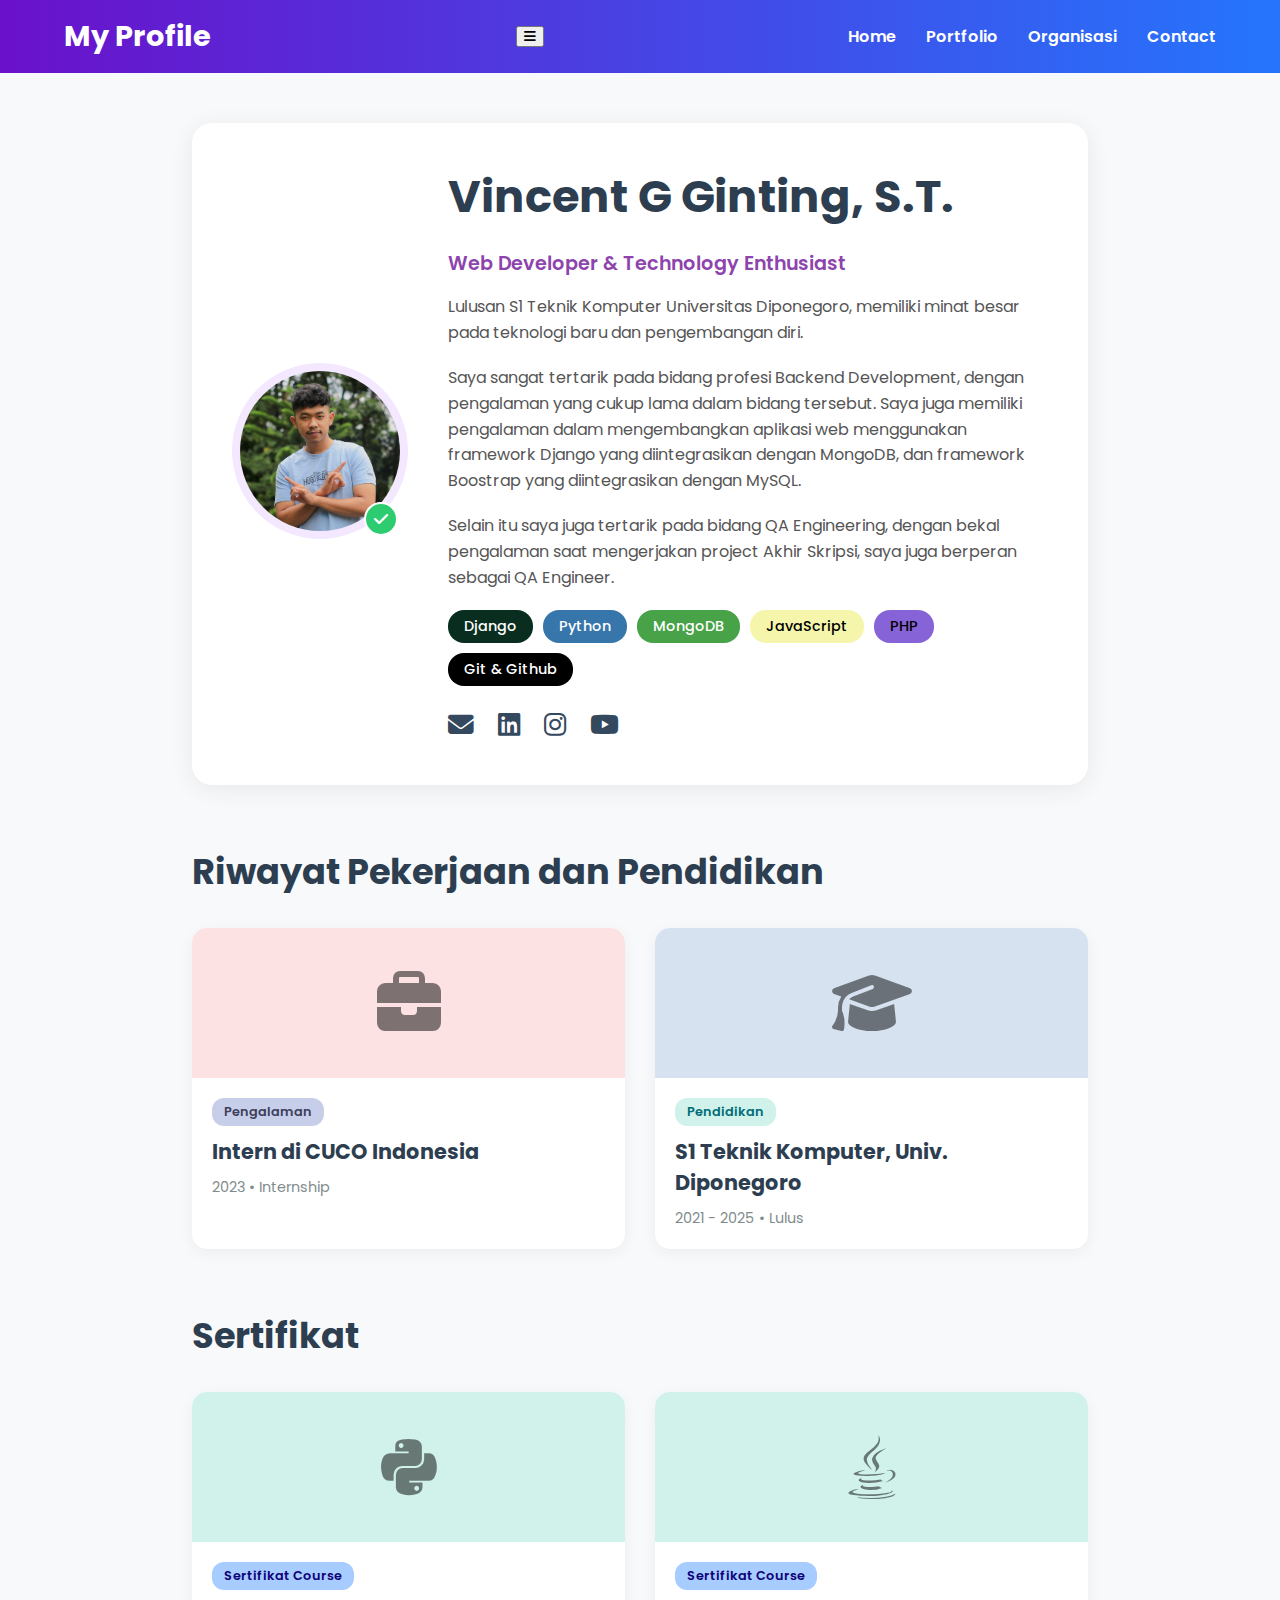
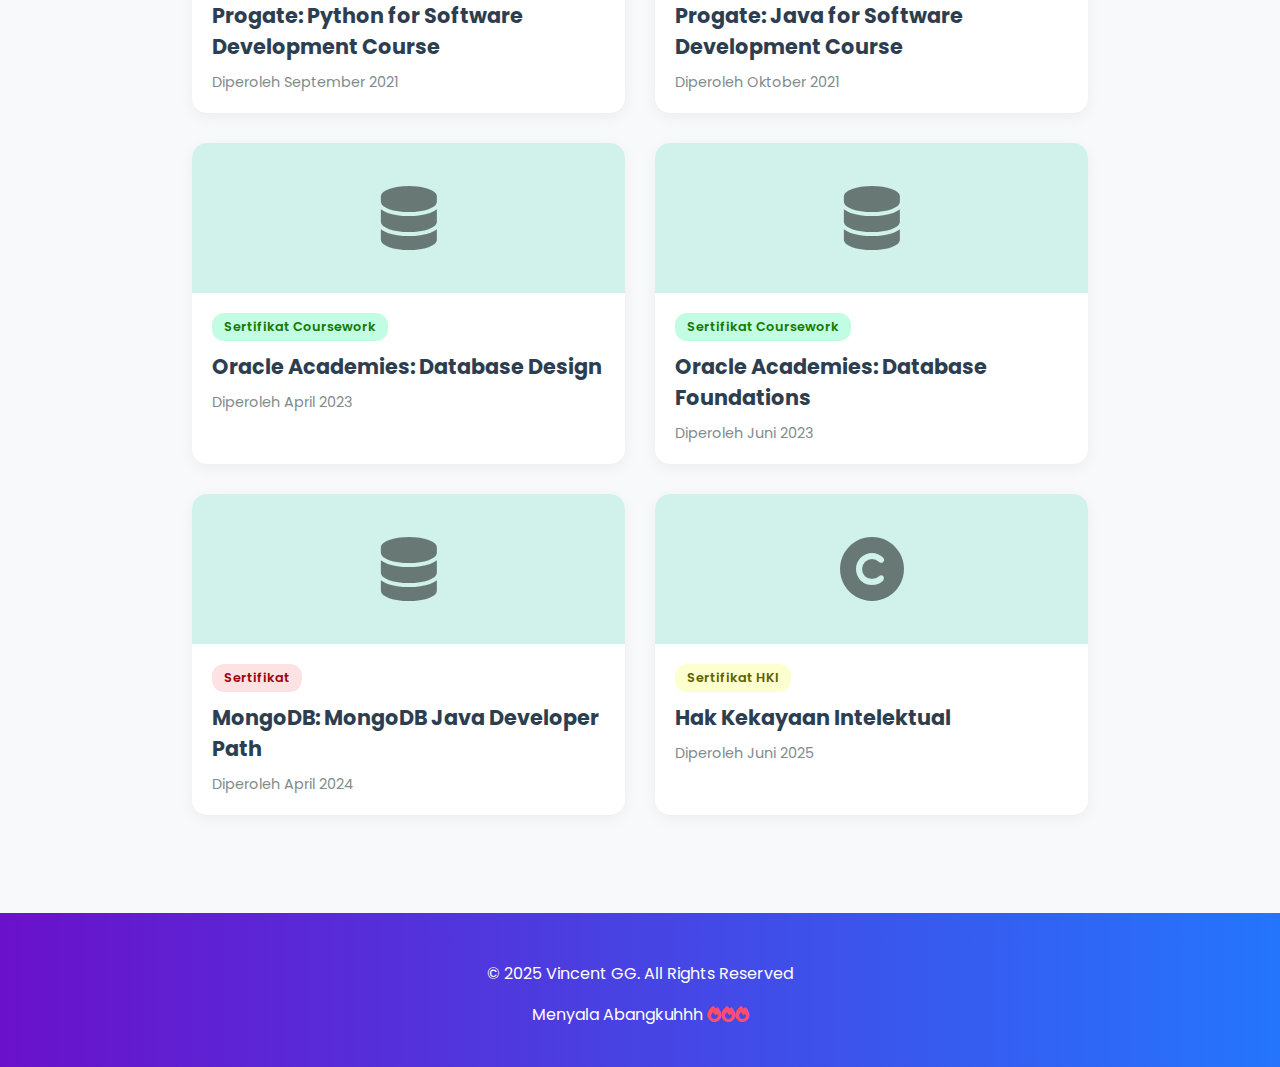
<file: docs/index.html>
<!DOCTYPE html>
<html lang="id">
<head>
    <meta charset="UTF-8">
    <meta name="viewport" content="width=device-width, initial-scale=1.0">
    <title>Vincent GG</title>

    <link rel="preconnect" href="https://fonts.googleapis.com">
    <link rel="preconnect" href="https://fonts.gstatic.com" crossorigin>
    <link href="https://fonts.googleapis.com/css2?family=Poppins:wght@400;600;700&display=swap" rel="stylesheet">

    <link rel="stylesheet" href="https://cdnjs.cloudflare.com/ajax/libs/font-awesome/6.5.2/css/all.min.css">

    <link rel="stylesheet" href="main.css">
    
</head>
<body>

    <nav class="main-nav">
        <div class="logo">My Profile</div>
        <button class="nav-toggle" aria-label="Toggle navigation">
            <i class="fas fa-bars"></i>
        </button>
        <ul class="nav-menu">
            <li><a href="index.html">Home</a></li>
            <li><a href="porto.html">Portfolio</a></li>
            <li><a href="organisasi.html">Organisasi</a></li>
            <li><a href="kontak.html">Contact</a></li>
        </ul>
    </nav>

    <div class="container">
        <section class="profile-section">
            <div class="profile-pic-wrapper">
                <img src="media/profil2.jpg" alt="Foto Profil" class="profile-pic">
                <div class="verified-badge"><i class="fas fa-check"></i></div>
            </div>
            <div class="profile-info">
                <h1>Vincent G Ginting, S.T.</h1>
                <p class="title">Web Developer & Technology Enthusiast</p>
                <p class="bio">Lulusan S1 Teknik Komputer Universitas Diponegoro, memiliki minat besar pada teknologi baru dan pengembangan diri.</p>
                <p class="bio">Saya sangat tertarik pada bidang profesi Backend Development, dengan pengalaman yang cukup lama dalam bidang tersebut. Saya juga memiliki pengalaman dalam mengembangkan aplikasi web menggunakan framework Django yang diintegrasikan dengan MongoDB, dan framework Boostrap yang diintegrasikan dengan MySQL.</p>
                <p class="bio">Selain itu saya juga tertarik pada bidang QA Engineering, dengan bekal pengalaman saat mengerjakan project Akhir Skripsi, saya juga berperan sebagai QA Engineer.</p>
                <div class="skills-pills">
                    <span class="skill-pill django">Django</span>
                    <span class="skill-pill python">Python</span>
                    <span class="skill-pill mongodb">MongoDB</span>
                    <span class="skill-pill js">JavaScript</span>
                    <span class="skill-pill php">PHP</span>
                    <span class="skill-pill git">Git & Github</span>
                </div>
                <div class="social-links">
                    <a href="https://mail.google.com/mail/?view=cm&to=centgint@gmail.com" target="_blank" title="Email"><i class="fas fa-envelope"></i></a>
                    <a href="https://www.linkedin.com/in/vincent-gg-16306921b?utm_source=share&utm_campaign=share_via&utm_content=profile&utm_medium=android_app" target="_blank" title="LinkedIn"><i class="fab fa-linkedin"></i></a>
                    <a href="https://www.instagram.com/ryvinc22?igsh=MXFrZTBlMTgxNXc2dA==" title="Instagram"><i class="fab fa-instagram"></i></a>
                    <a href="https://www.youtube.com/@vincentgg5880" target="_blank" title="YouTube"><i class="fab fa-youtube"></i></a>
                </div>
            </div>
        </section>

        <section class="latest-posts">
            <div class="posts-header">
                <h2>Riwayat Pekerjaan dan Pendidikan</h2>
            </div>
            <div class="posts-grid">
                <article class="post-card">
                    <div class="card-banner c1"><i class="fas fa-briefcase"></i></div>
                    <div class="card-content">
                        <span class="card-tag tag-experience">Pengalaman</span>
                        <h3>Intern di CUCO Indonesia</h3>
                        <div class="card-meta">
                            <span>2023</span> &bull; <span>Internship</span>
                        </div>
                    </div>
                </article>

                <article class="post-card">
                    <div class="card-banner c2"><i class="fas fa-graduation-cap"></i></div>
                    <div class="card-content">
                        <span class="card-tag tag-education">Pendidikan</span>
                        <h3>S1 Teknik Komputer, Univ. Diponegoro</h3>
                         <div class="card-meta">
                            <span>2021 - 2025</span> &bull; <span>Lulus</span>
                        </div>
                    </div>
                </article>
            </div>
        </section>

        <section class="latest-posts">
            <div class="posts-header">
                <h2>Sertifikat</h2>
            </div>
            <div class="posts-grid">
                <article class="post-card">
                    <div class="card-banner c3"><i class="fab fa-python"></i></div>
                    <div class="card-content">
                        <span class="card-tag tag-course">Sertifikat Course</span>
                        <h3>Progate: Python for Software Development Course</h3>
                        <div class="card-meta">
                            <span>Diperoleh September 2021</span>
                        </div>
                    </div>
                </article>
                <article class="post-card">
                    <div class="card-banner c3"><i class="fab fa-java"></i></div>
                    <div class="card-content">
                        <span class="card-tag tag-course">Sertifikat Course</span>
                        <h3>Progate: Java for Software Development Course</h3>
                        <div class="card-meta">
                            <span>Diperoleh Oktober 2021</span>
                        </div>
                    </div>
                </article>

                <article class="post-card">
                    <div class="card-banner c3"><i class="fas fa-database"></i></div>
                    <div class="card-content">
                        <span class="card-tag tag-coursework">Sertifikat Coursework</span>
                        <h3>Oracle Academies: Database Design</h3>
                        <div class="card-meta">
                            <span>Diperoleh April 2023</span>
                        </div>
                    </div>
                </article>

                <article class="post-card">
                    <div class="card-banner c3"><i class="fas fa-database"></i></div>
                    <div class="card-content">
                        <span class="card-tag tag-coursework">Sertifikat Coursework</span>
                        <h3>Oracle Academies: Database Foundations</h3>
                        <div class="card-meta">
                            <span>Diperoleh Juni 2023</span>
                        </div>
                    </div>
                </article>

                <article class="post-card">
                    <div class="card-banner c3"><i class="fas fa-database"></i></div>
                    <div class="card-content">
                        <span class="card-tag tag-certificate">Sertifikat</span>
                        <h3>MongoDB: MongoDB Java Developer Path</h3>
                        <div class="card-meta">
                            <span>Diperoleh April 2024</span>
                        </div>
                    </div>
                </article>
                <article class="post-card">
                    <div class="card-banner c3"><i class="fas fa-copyright"></i></div>
                    <div class="card-content">
                        <span class="card-tag tag-hki">Sertifikat HKI</span>
                        <h3>Hak Kekayaan Intelektual</h3>
                        <div class="card-meta">
                            <span>Diperoleh Juni 2025</span>
                        </div>
                    </div>
                </article>
            </div>
        </section>
    </div>

    <footer class="main-footer">
        <p>&copy; 2025 Vincent GG. All Rights Reserved</p>
        <p>Menyala Abangkuhhh <i class="fas fa-fire"></i><i class="fas fa-fire"></i><i class="fas fa-fire"></i></p>
    </footer>   
    <script>
    const navToggle = document.querySelector('.nav-toggle');
    const navMenu = document.querySelector('.nav-menu');
    if(navToggle && navMenu){
        navToggle.addEventListener('click', () => {
            navMenu.classList.toggle('show');
        });
    }
    </script>
</body>
</html>
</file>
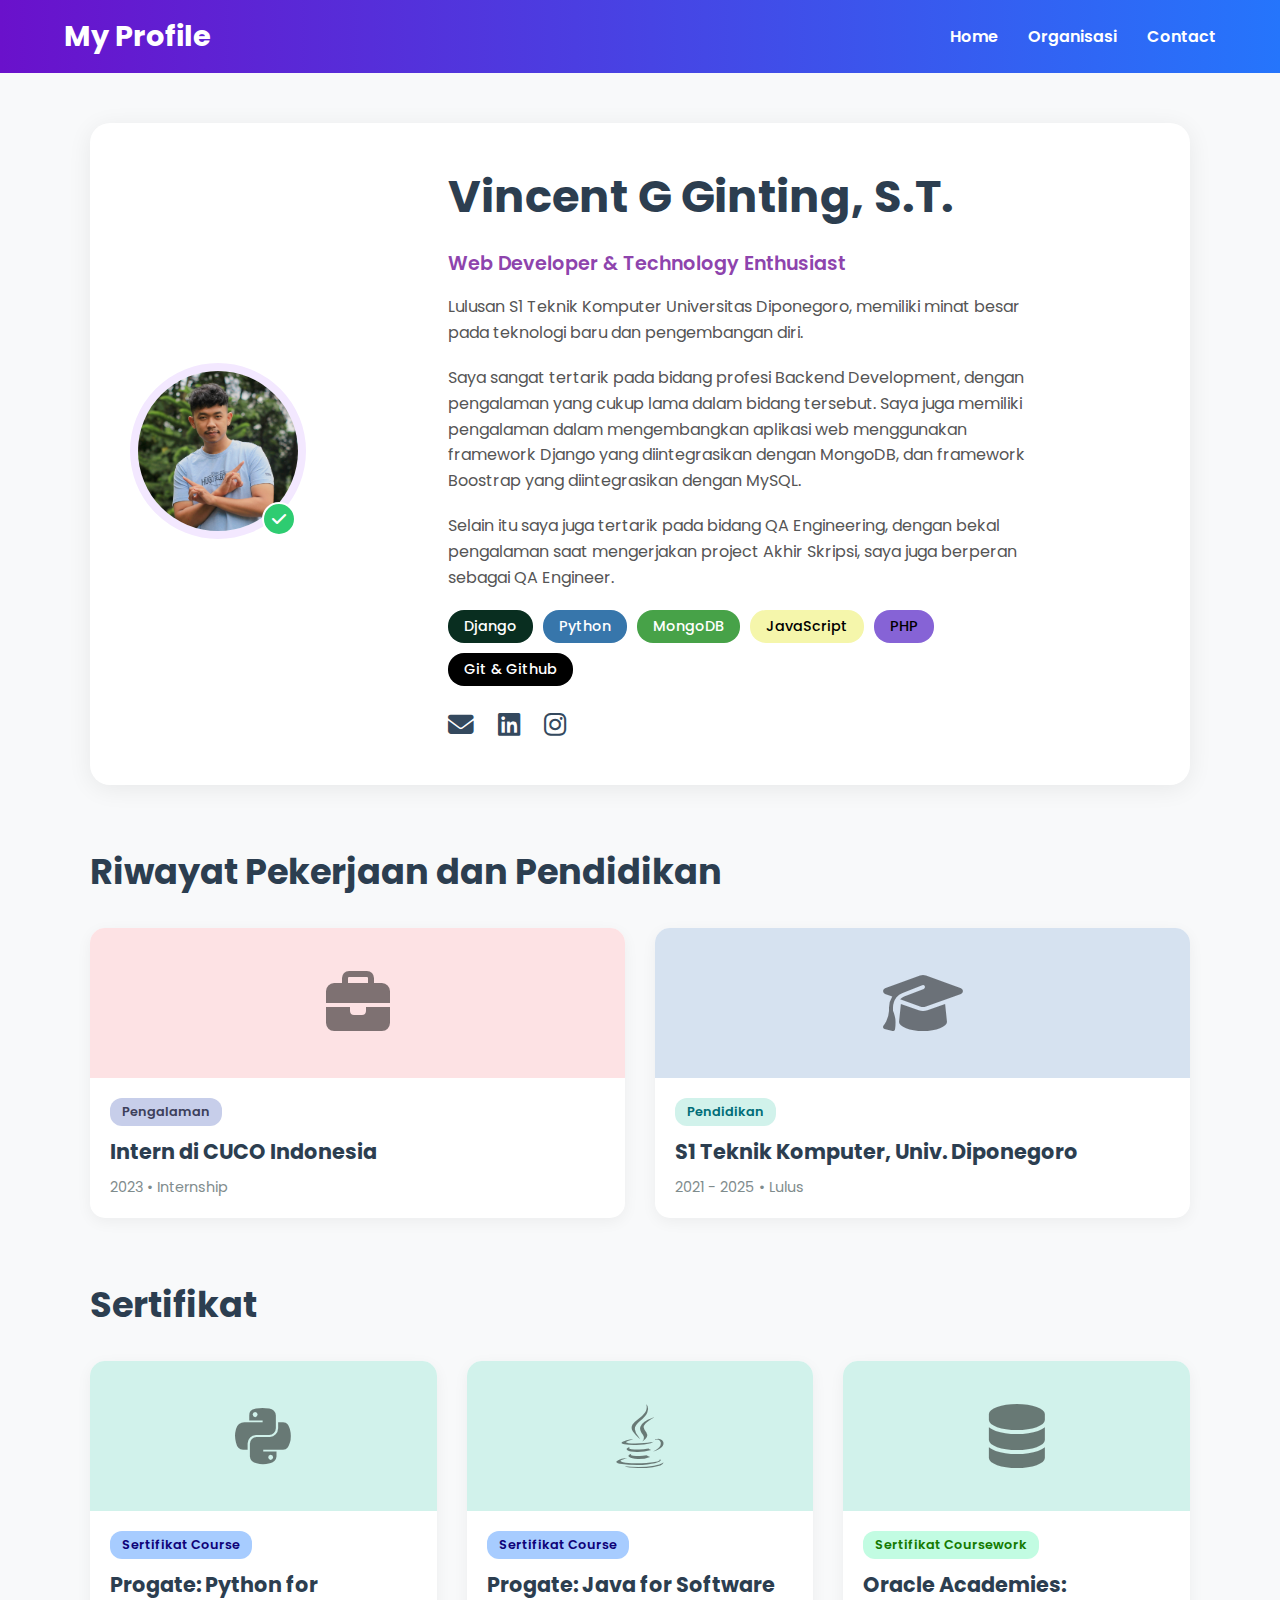
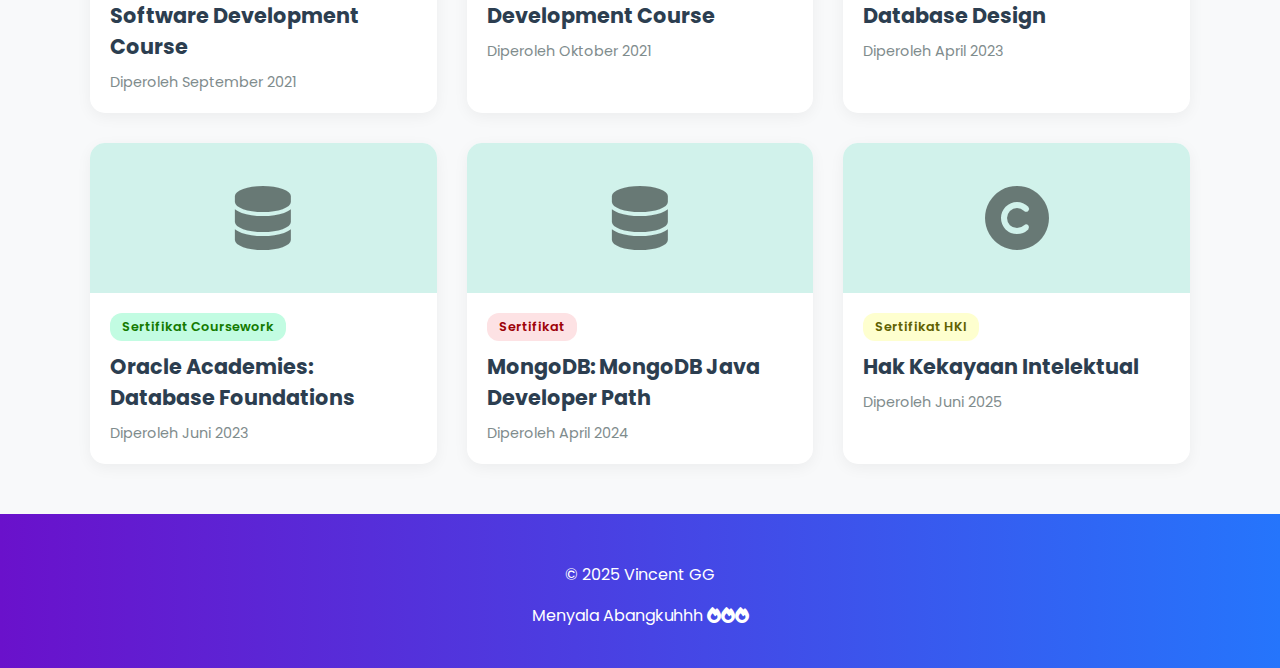
<file: template/index.html>
<!DOCTYPE html>
<html lang="id">
<head>
    <meta charset="UTF-8">
    <meta name="viewport" content="width=device-width, initial-scale=1.0">
    <title>Vincent GG</title>

    <link rel="preconnect" href="https://fonts.googleapis.com">
    <link rel="preconnect" href="https://fonts.gstatic.com" crossorigin>
    <link href="https://fonts.googleapis.com/css2?family=Poppins:wght@400;600;700&display=swap" rel="stylesheet">

    <link rel="stylesheet" href="https://cdnjs.cloudflare.com/ajax/libs/font-awesome/6.5.2/css/all.min.css">

    <link rel="stylesheet" href="../styles/main.css">
    
</head>
<body>

    <nav class="main-nav">
        <div class="logo">My Profile</div>
        <ul>
            <li><a href="index.html">Home</a></li>
            <!-- <li><a href="#">About</a></li> -->
            <li><a href="organisasi.html">Organisasi</a></li>
            <li><a href="kontak.html">Contact</a></li>
        </ul>
    </nav>

    <div class="container">
        <section class="profile-section">
            <div class="profile-pic-wrapper">
                <img src="../media/profil2.jpg" alt="Foto Profil" class="profile-pic">
                <div class="verified-badge"><i class="fas fa-check"></i></div>
            </div>
            <div class="profile-info">
                <h1>Vincent G Ginting, S.T.</h1>
                <p class="title">Web Developer & Technology Enthusiast</p>
                <p class="bio">Lulusan S1 Teknik Komputer Universitas Diponegoro, memiliki minat besar pada teknologi baru dan pengembangan diri.</p>
                <p class="bio">Saya sangat tertarik pada bidang profesi Backend Development, dengan pengalaman yang cukup lama dalam bidang tersebut. Saya juga memiliki pengalaman dalam mengembangkan aplikasi web menggunakan framework Django yang diintegrasikan dengan MongoDB, dan framework Boostrap yang diintegrasikan dengan MySQL.</p>
                <p class="bio">Selain itu saya juga tertarik pada bidang QA Engineering, dengan bekal pengalaman saat mengerjakan project Akhir Skripsi, saya juga berperan sebagai QA Engineer.</p>
                <div class="skills-pills">
                    <span class="skill-pill django">Django</span>
                    <span class="skill-pill python">Python</span>
                    <span class="skill-pill mongodb">MongoDB</span>
                    <span class="skill-pill js">JavaScript</span>
                    <span class="skill-pill php">PHP</span>
                    <span class="skill-pill git">Git & Github</span>
                </div>
                <div class="social-links">
                    <a href="https://mail.google.com/mail/?view=cm&to=centgint@gmail.com" target="_blank" title="Email"><i class="fas fa-envelope"></i></a>
                    <a href="https://www.linkedin.com/in/vincent-gg-16306921b?utm_source=share&utm_campaign=share_via&utm_content=profile&utm_medium=android_app" target="_blank" title="LinkedIn"><i class="fab fa-linkedin"></i></a>
                    <a href="https://www.instagram.com/ryvinc22?igsh=MXFrZTBlMTgxNXc2dA==" title="Instagram"><i class="fab fa-instagram"></i></a>
                </div>
            </div>
        </section>

        <section class="latest-posts">
            <div class="posts-header">
                <h2>Riwayat Pekerjaan dan Pendidikan</h2>
            </div>
            <div class="posts-grid">
                <article class="post-card">
                    <div class="card-banner c1"><i class="fas fa-briefcase"></i></div>
                    <div class="card-content">
                        <span class="card-tag tag-experience">Pengalaman</span>
                        <h3>Intern di CUCO Indonesia</h3>
                        <div class="card-meta">
                            <span>2023</span> &bull; <span>Internship</span>
                        </div>
                    </div>
                </article>

                <article class="post-card">
                    <div class="card-banner c2"><i class="fas fa-graduation-cap"></i></div>
                    <div class="card-content">
                        <span class="card-tag tag-education">Pendidikan</span>
                        <h3>S1 Teknik Komputer, Univ. Diponegoro</h3>
                         <div class="card-meta">
                            <span>2021 - 2025</span> &bull; <span>Lulus</span>
                        </div>
                    </div>
                </article>
            </div>
        </section>

        <section class="latest-posts">
            <div class="posts-header">
                <h2>Sertifikat</h2>
            </div>
            <div class="posts-grid">
                <article class="post-card">
                    <div class="card-banner c3"><i class="fab fa-python"></i></div>
                    <div class="card-content">
                        <span class="card-tag tag-course">Sertifikat Course</span>
                        <h3>Progate: Python for Software Development Course</h3>
                        <div class="card-meta">
                            <span>Diperoleh September 2021</span>
                        </div>
                    </div>
                </article>
                <article class="post-card">
                    <div class="card-banner c3"><i class="fab fa-java"></i></div>
                    <div class="card-content">
                        <span class="card-tag tag-course">Sertifikat Course</span>
                        <h3>Progate: Java for Software Development Course</h3>
                        <div class="card-meta">
                            <span>Diperoleh Oktober 2021</span>
                        </div>
                    </div>
                </article>

                <article class="post-card">
                    <div class="card-banner c3"><i class="fas fa-database"></i></div>
                    <div class="card-content">
                        <span class="card-tag tag-coursework">Sertifikat Coursework</span>
                        <h3>Oracle Academies: Database Design</h3>
                        <div class="card-meta">
                            <span>Diperoleh April 2023</span>
                        </div>
                    </div>
                </article>

                <article class="post-card">
                    <div class="card-banner c3"><i class="fas fa-database"></i></div>
                    <div class="card-content">
                        <span class="card-tag tag-coursework">Sertifikat Coursework</span>
                        <h3>Oracle Academies: Database Foundations</h3>
                        <div class="card-meta">
                            <span>Diperoleh Juni 2023</span>
                        </div>
                    </div>
                </article>

                <article class="post-card">
                    <div class="card-banner c3"><i class="fas fa-database"></i></div>
                    <div class="card-content">
                        <span class="card-tag tag-certificate">Sertifikat</span>
                        <h3>MongoDB: MongoDB Java Developer Path</h3>
                        <div class="card-meta">
                            <span>Diperoleh April 2024</span>
                        </div>
                    </div>
                </article>
                <article class="post-card">
                    <div class="card-banner c3"><i class="fas fa-copyright"></i></div>
                    <div class="card-content">
                        <span class="card-tag tag-hki">Sertifikat HKI</span>
                        <h3>Hak Kekayaan Intelektual</h3>
                        <div class="card-meta">
                            <span>Diperoleh Juni 2025</span>
                        </div>
                    </div>
                </article>
            </div>
        </section>
    </div>

    <footer class="main-footer">
        <p>&copy; 2025 Vincent GG</p>
        <p>Menyala Abangkuhhh <i class="fas fa-fire"></i><i class="fas fa-fire"></i><i class="fas fa-fire"></i></p>
    </footer>   
</body>
</html>
</file>
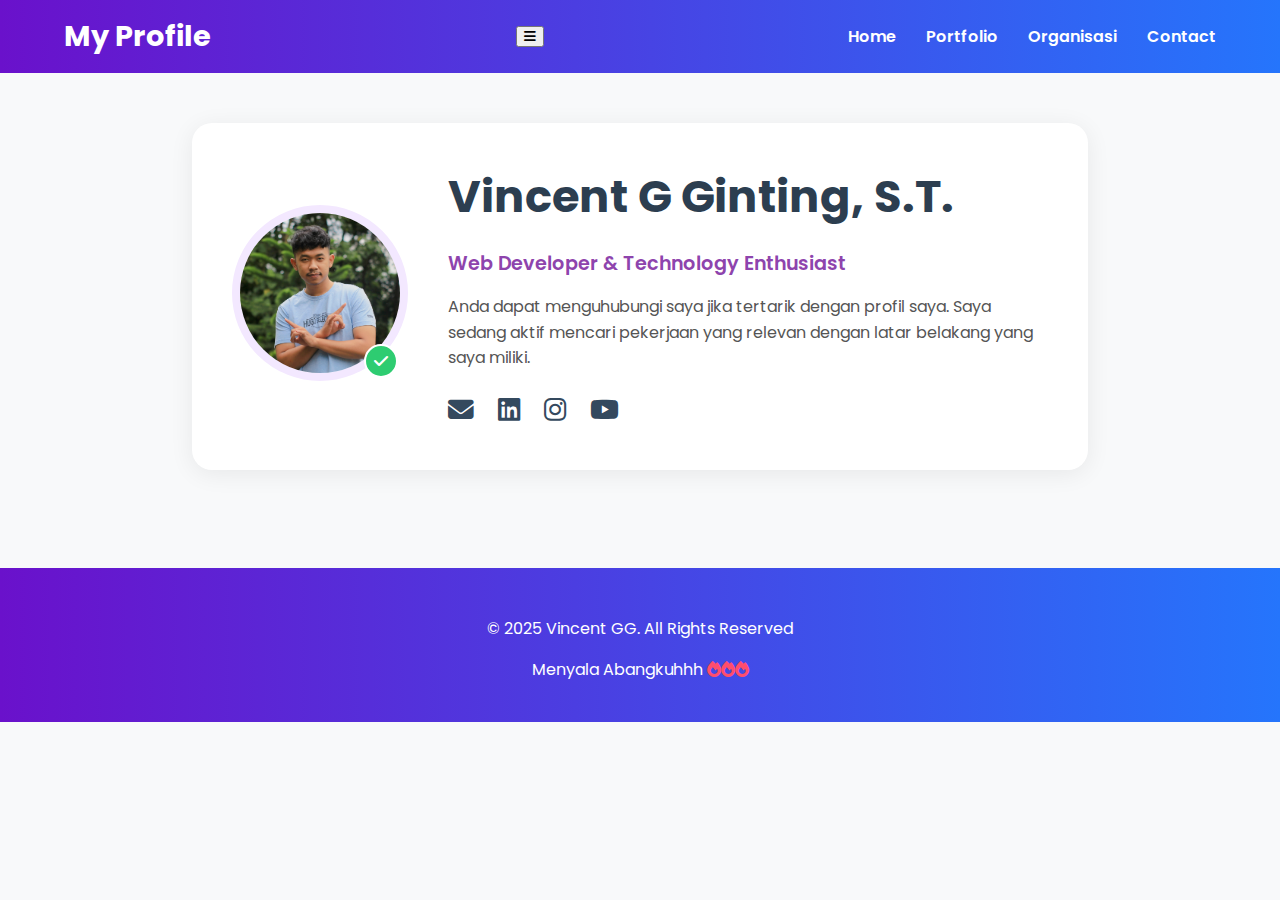
<file: docs/kontak.html>
<!DOCTYPE html>
<html lang="id">
<head>
    <meta charset="UTF-8">
    <meta name="viewport" content="width=device-width, initial-scale=1.0">
    <title>Vincent GG</title>

    <link rel="preconnect" href="https://fonts.googleapis.com">
    <link rel="preconnect" href="https://fonts.gstatic.com" crossorigin>
    <link href="https://fonts.googleapis.com/css2?family=Poppins:wght@400;600;700&display=swap" rel="stylesheet">

    <link rel="stylesheet" href="https://cdnjs.cloudflare.com/ajax/libs/font-awesome/6.5.2/css/all.min.css">

    <link rel="stylesheet" href="main.css">
    
</head>
<body>

    <nav class="main-nav">
        <div class="logo">My Profile</div>
        <button class="nav-toggle" aria-label="Toggle navigation">
            <i class="fas fa-bars"></i>
        </button>
        <ul class="nav-menu">
            <li><a href="index.html">Home</a></li>
            <li><a href="porto.html">Portfolio</a></li>
            <li><a href="organisasi.html">Organisasi</a></li>
            <li><a href="kontak.html">Contact</a></li>
        </ul>
    </nav>

    <div class="container">
        <section class="profile-section">
            <div class="profile-pic-wrapper">
                <img src="media/profil2.jpg" alt="Foto Profil" class="profile-pic">
                <div class="verified-badge"><i class="fas fa-check"></i></div>
            </div>
            <div class="profile-info">
                <h1>Vincent G Ginting, S.T.</h1>
                <p class="title">Web Developer & Technology Enthusiast</p>
                <p class="bio">Anda dapat menguhubungi saya jika tertarik dengan profil saya. Saya sedang aktif mencari pekerjaan yang relevan dengan latar belakang yang saya miliki.</p>
                
                <div class="social-links">
                    <a href="https://mail.google.com/mail/?view=cm&to=centgint@gmail.com" target="_blank" title="Email"><i class="fas fa-envelope"></i></a>
                    <a href="https://www.linkedin.com/in/vincent-gg-16306921b?utm_source=share&utm_campaign=share_via&utm_content=profile&utm_medium=android_app" target="_blank" title="LinkedIn"><i class="fab fa-linkedin"></i></a>
                    <a href="https://www.instagram.com/ryvinc22?igsh=MXFrZTBlMTgxNXc2dA==" title="Instagram"><i class="fab fa-instagram"></i></a>
                    <a href="https://www.youtube.com/@vincentgg5880" target="_blank" title="YouTube"><i class="fab fa-youtube"></i></a>
                </div>
            </div>
        </section>
    </div>

    <footer class="main-footer">
        <p>&copy; 2025 Vincent GG. All Rights Reserved</p>
        <p>Menyala Abangkuhhh <i class="fas fa-fire"></i><i class="fas fa-fire"></i><i class="fas fa-fire"></i></p>
    </footer>   
    <script>
    const navToggle = document.querySelector('.nav-toggle');
    const navMenu = document.querySelector('.nav-menu');
    if(navToggle && navMenu){
        navToggle.addEventListener('click', () => {
            navMenu.classList.toggle('show');
        });
    }
    </script>
</body>
</html>
</file>
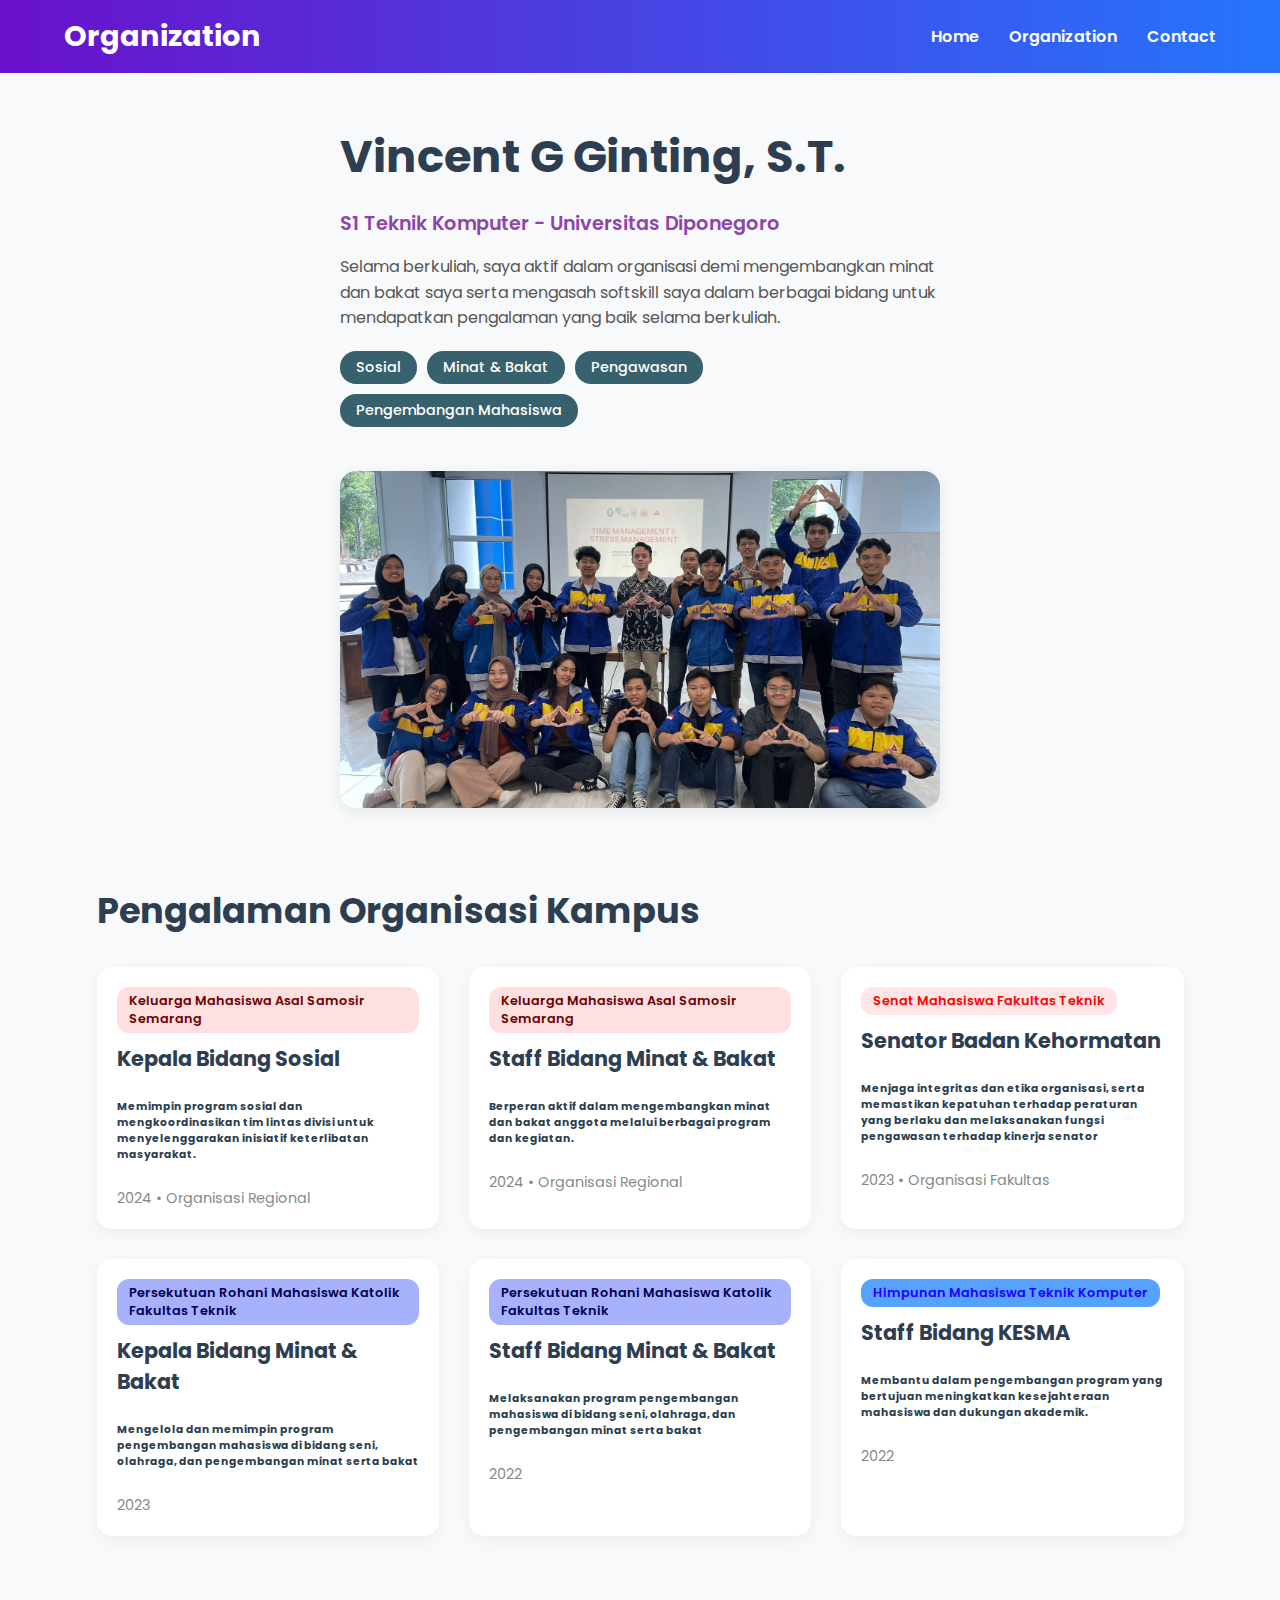
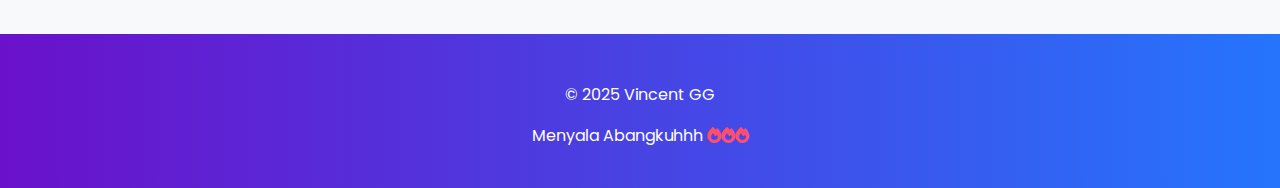
<file: docs/organisasi.html>
<!DOCTYPE html>
<html lang="id">
<head>
    <meta charset="UTF-8">
    <meta name="viewport" content="width=device-width, initial-scale=1.0">
    <title>Vincent GG</title>

    <link rel="preconnect" href="https://fonts.googleapis.com">
    <link rel="preconnect" href="https://fonts.gstatic.com" crossorigin>
    <link href="https://fonts.googleapis.com/css2?family=Poppins:wght@400;600;700&display=swap" rel="stylesheet">

    <link rel="stylesheet" href="https://cdnjs.cloudflare.com/ajax/libs/font-awesome/6.5.2/css/all.min.css">

    <link rel="stylesheet" href="main.css">
    
</head>
<body>

    <nav class="main-nav">
        <div class="logo">Organization</div>
        <ul>
            <li><a href="index.html">Home</a></li>
            <!-- <li><a href="#">About</a></li> -->
            <li><a href="organisasi.html">Organization</a></li>
            <li><a href="kontak.html">Contact</a></li>
        </ul>
    </nav>

    <div class="container">
        <section class="profile-section-banner">
            <div class="profile-info">
                <h1>Vincent G Ginting, S.T.</h1>
                <p class="title">S1 Teknik Komputer - Universitas Diponegoro</p>
                <p class="bio">Selama berkuliah, saya aktif dalam organisasi demi mengembangkan minat dan bakat saya serta mengasah softskill saya dalam berbagai bidang untuk mendapatkan pengalaman yang baik selama berkuliah.</p>
                <div class="skills-pills">  
                    <span class="skill-pill organisasi">Sosial</span>
                    <span class="skill-pill organisasi">Minat & Bakat</span>
                    <span class="skill-pill organisasi">Pengawasan</span>
                    <span class="skill-pill organisasi">Pengembangan Mahasiswa</span>
                </div>
            </div>
            <div class="profile-pic-wrapper banner-style">
                <div class="slider">
                    <img src="senat.jpg" alt="Foto 1" class="slide active">
                    <img src="kma.jpg" alt="Foto 2" class="slide">
                    <img src="kma2.jpg" alt="Foto 3" class="slide">
                    <img src="prmk.jpg" alt="Foto 4" class="slide">
                </div>
            </div>
        </section>

        <section class="latest-posts">
            <div class="posts-header">
                <h2>Pengalaman Organisasi Kampus</h2>
            </div>
            <div class="posts-grid">
                <article class="post-card">
                    <div class="card-content">
                        <span class="card-tag tag-kma">Keluarga Mahasiswa Asal Samosir Semarang</span>
                        <h3>Kepala Bidang Sosial</h3>
                        <h6>Memimpin program sosial dan mengkoordinasikan tim lintas divisi untuk menyelenggarakan inisiatif keterlibatan masyarakat.</h6>
                        <div class="card-meta">
                            <span>2024</span> &bull; <span>Organisasi Regional</span>
                        </div>
                    </div>
                </article>
                <article class="post-card">
                    <div class="card-content">
                        <span class="card-tag tag-kma">Keluarga Mahasiswa Asal Samosir Semarang</span>
                        <h3>Staff Bidang Minat & Bakat</h3>
                        <h6>Berperan aktif dalam mengembangkan minat dan bakat anggota melalui berbagai program dan kegiatan.</h6>
                        <div class="card-meta">
                            <span>2024</span> &bull; <span>Organisasi Regional</span>
                        </div>
                    </div>
                </article>

                <article class="post-card">
                    <div class="card-content">
                        <span class="card-tag tag-senat">Senat Mahasiswa Fakultas Teknik</span>
                        <h3>Senator Badan Kehormatan</h3>
                        <h6>Menjaga integritas dan etika organisasi, serta memastikan kepatuhan terhadap peraturan yang berlaku dan melaksanakan fungsi pengawasan terhadap kinerja senator</h6>
                         <div class="card-meta">
                            <span>2023</span> &bull; <span>Organisasi Fakultas</span>
                        </div>
                    </div>
                </article>

                <article class="post-card">
                    <div class="card-content">
                        <span class="card-tag tag-prmk">Persekutuan Rohani Mahasiswa Katolik Fakultas Teknik</span>
                        <h3>Kepala Bidang Minat & Bakat</h3>
                        <h6>Mengelola dan memimpin program pengembangan mahasiswa di bidang seni, olahraga, dan pengembangan minat serta bakat</h6>
                        <div class="card-meta">
                            <span>2023</span>
                        </div>
                    </div>
                </article>
                <article class="post-card">
                    <div class="card-content">
                        <span class="card-tag tag-prmk">Persekutuan Rohani Mahasiswa Katolik Fakultas Teknik</span>
                        <h3>Staff Bidang Minat & Bakat</h3>
                        <h6>Melaksanakan program pengembangan mahasiswa di bidang seni, olahraga, dan pengembangan minat serta bakat</h6>
                        <div class="card-meta">
                            <span>2022</span>
                        </div>
                    </div>
                </article>
                <article class="post-card">
                    <div class="card-content">
                        <span class="card-tag tag-kesma">Himpunan Mahasiswa Teknik Komputer</span>
                        <h3>Staff Bidang KESMA</h3>
                        <h6>Membantu dalam pengembangan program yang bertujuan meningkatkan kesejahteraan mahasiswa dan dukungan akademik.</h6>
                        <div class="card-meta">
                            <span>2022</span>
                        </div>
                    </div>
                </article>
            </div>
        </section>
    </div>

    <script>
    let slides = document.querySelectorAll('.slide');
    let current = 0;
    setInterval(() => {
        slides[current].classList.remove('active');
        current = (current + 1) % slides.length;
        slides[current].classList.add('active');
    }, 2000); // Ganti gambar setiap 2 detik
    </script>

    <footer class="main-footer">
        <p>&copy; 2025 Vincent GG</p>
        <p>Menyala Abangkuhhh <i class="fas fa-fire"></i><i class="fas fa-fire"></i><i class="fas fa-fire"></i></p>
    </footer>   
</body>
</html>
</file>
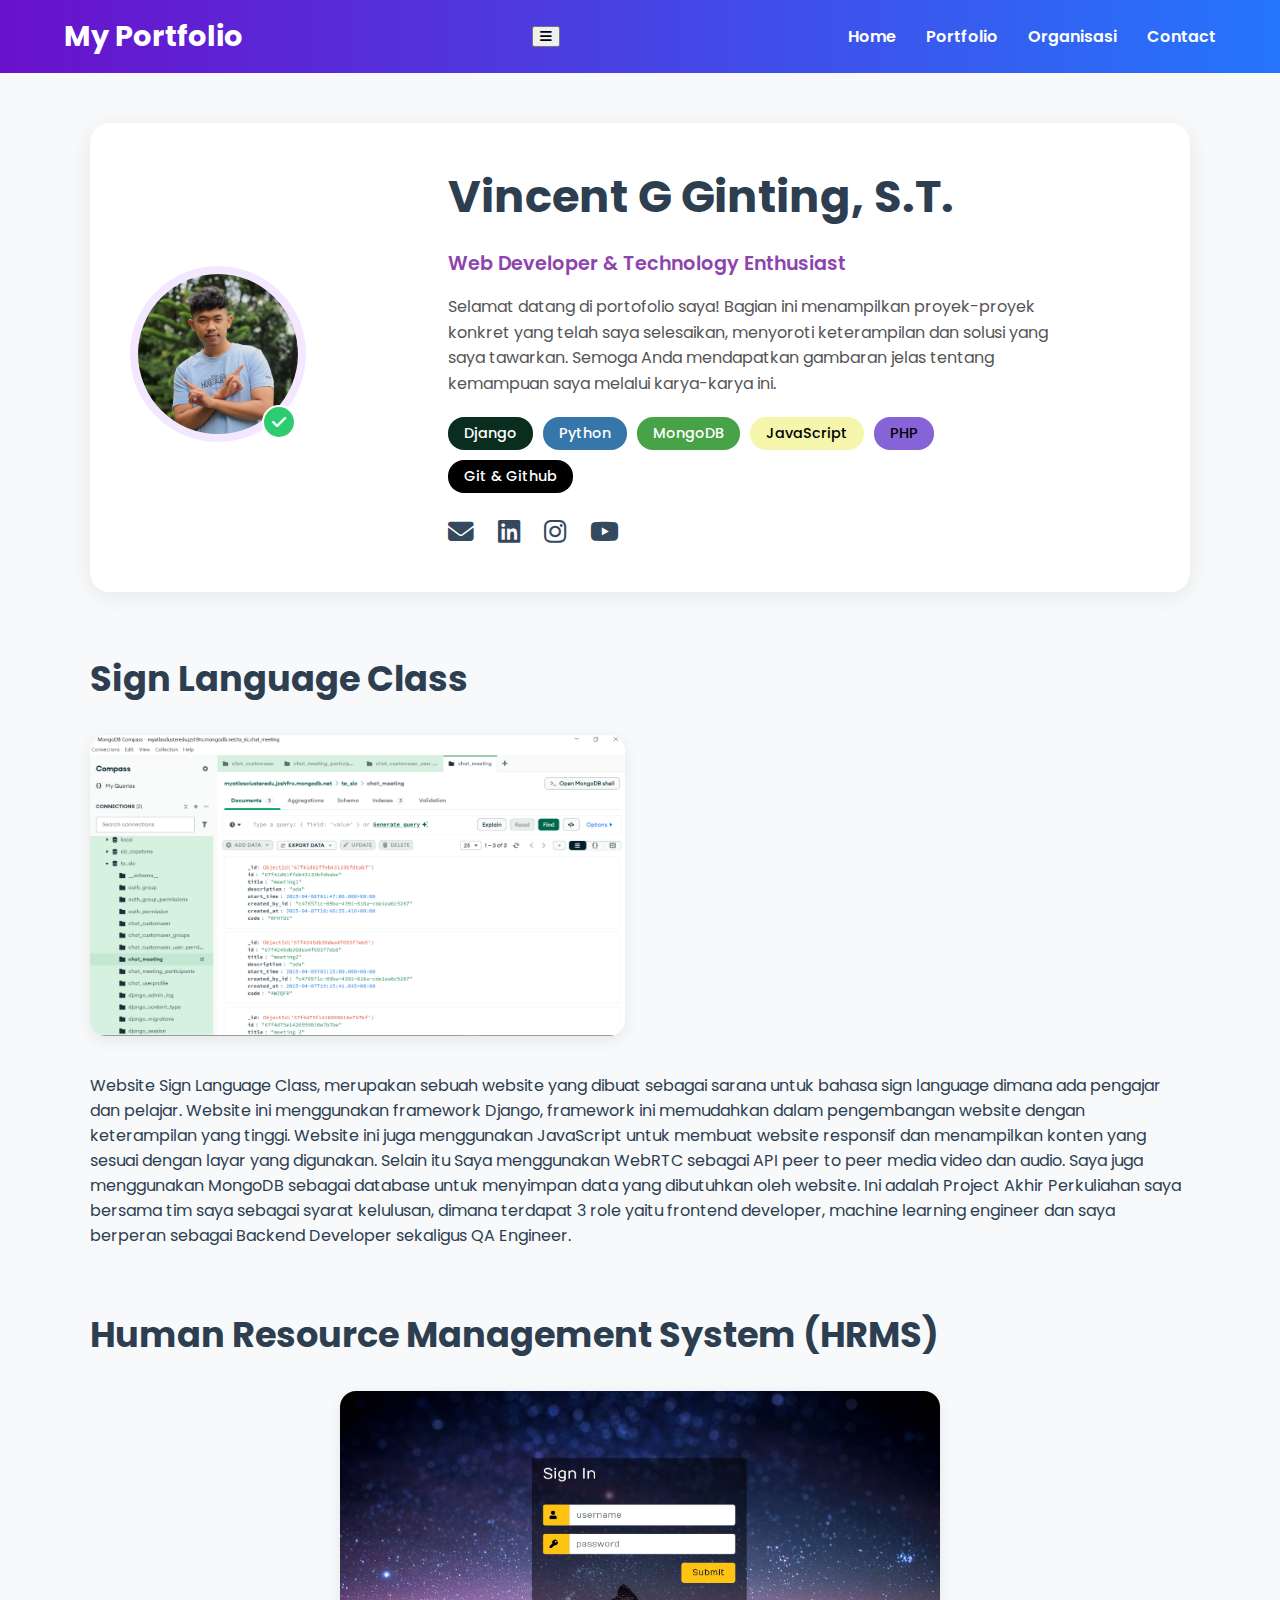
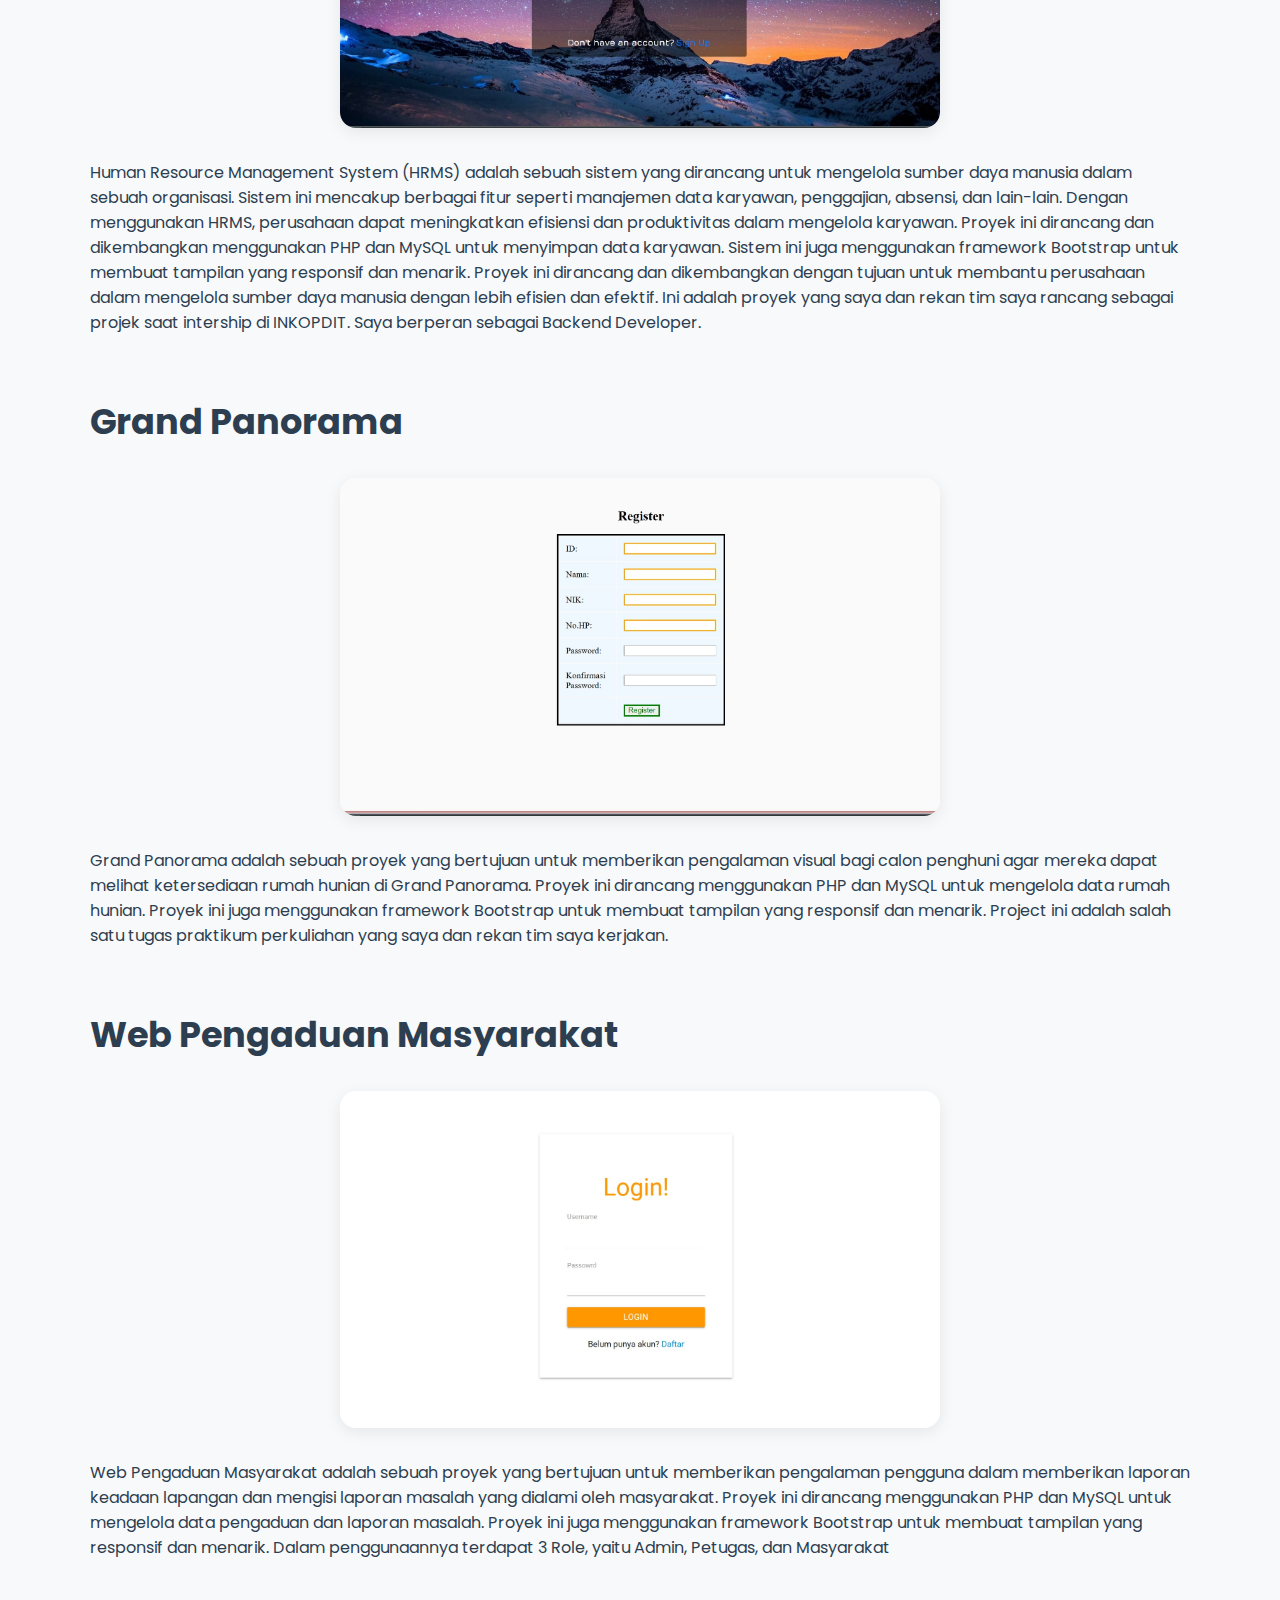
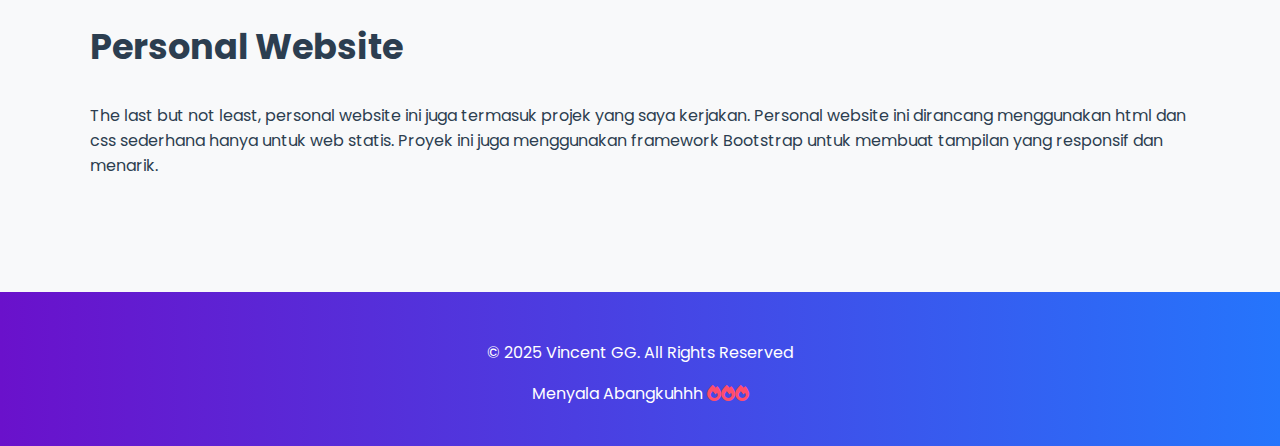
<file: docs/porto.html>
<!DOCTYPE html>
<html lang="id">
<head>
    <meta charset="UTF-8">
    <meta name="viewport" content="width=device-width, initial-scale=1.0">
    <title>Vincent GG</title>

    <link rel="preconnect" href="https://fonts.googleapis.com">
    <link rel="preconnect" href="https://fonts.gstatic.com" crossorigin>
    <link href="https://fonts.googleapis.com/css2?family=Poppins:wght@400;600;700&display=swap" rel="stylesheet">

    <link rel="stylesheet" href="https://cdnjs.cloudflare.com/ajax/libs/font-awesome/6.5.2/css/all.min.css">

    <link rel="stylesheet" href="main.css">
    
</head>
<body>

    <nav class="main-nav">
        <div class="logo">My Portfolio</div>
        <button class="nav-toggle" aria-label="Toggle navigation">
            <i class="fas fa-bars"></i>
        </button>
        <ul class="nav-menu">
            <li><a href="index.html">Home</a></li>
            <li><a href="porto.html">Portfolio</a></li>
            <li><a href="organisasi.html">Organisasi</a></li>
            <li><a href="kontak.html">Contact</a></li>
        </ul>
    </nav>

    <div class="container">
        <section class="profile-section">
            <div class="profile-pic-wrapper">
                <img src="media/profil2.jpg" alt="Foto Profil" class="profile-pic">
                <div class="verified-badge"><i class="fas fa-check"></i></div>
            </div>
            <div class="profile-info">
                <h1>Vincent G Ginting, S.T.</h1>
                <p class="title">Web Developer & Technology Enthusiast</p>
                <p class="bio">Selamat datang di portofolio saya! Bagian ini menampilkan proyek-proyek konkret yang telah saya selesaikan, menyoroti keterampilan dan solusi yang saya tawarkan. Semoga Anda mendapatkan gambaran jelas tentang kemampuan saya melalui karya-karya ini.</p>
                <div class="skills-pills">
                    <span class="skill-pill django">Django</span>
                    <span class="skill-pill python">Python</span>
                    <span class="skill-pill mongodb">MongoDB</span>
                    <span class="skill-pill js">JavaScript</span>
                    <span class="skill-pill php">PHP</span>
                    <span class="skill-pill git">Git & Github</span>
                </div>
                <div class="social-links">
                    <a href="https://mail.google.com/mail/?view=cm&to=centgint@gmail.com" target="_blank" title="Email"><i class="fas fa-envelope"></i></a>
                    <a href="https://www.linkedin.com/in/vincent-gg-16306921b?utm_source=share&utm_campaign=share_via&utm_content=profile&utm_medium=android_app" target="_blank" title="LinkedIn"><i class="fab fa-linkedin"></i></a>
                    <a href="https://www.instagram.com/ryvinc22?igsh=MXFrZTBlMTgxNXc2dA==" title="Instagram"><i class="fab fa-instagram"></i></a>
                    <a href="https://www.youtube.com/@vincentgg5880" target="_blank" title="YouTube"><i class="fab fa-youtube"></i></a>
                </div>
            </div>
        </section>

        <section class="latest-posts">
            <div class="posts-header">
                <h2>Sign Language Class</h2>
            </div>
            
            <div class="posts-grid">
                <div class="profile-pic-wrapper banner-style">
                    <div class="slider">
                        <img src="media/slc_db.png" alt="Foto 1" class="slide active">
                        <img src="media/slc_register.png" alt="Foto 2" class="slide">
                        <img src="media/slc_login.png" alt="Foto 3" class="slide">
                        <img src="media/slc_reset.png" alt="Foto 4" class="slide">
                        <img src="media/slc_verif.png" alt="Foto 5" class="slide">
                        <img src="media/slc_dashboard.png" alt="Foto 6" class="slide">
                        <img src="media/slc_new meet.png" alt="Foto 7" class="slide">
                        <img src="media/slc_lp.png" alt="Foto 8" class="slide">
                        <img src="media/slc_use.png" alt="Foto 9" class="slide">
                    </div>
                </div>
                <div class="posts-grid">
                    <div class="video-container">
                        <iframe width="560" height="315" src="https://www.youtube.com/embed/YBt1MjweYjA" 
                            title="YouTube video player" frameborder="0" allow="accelerometer; autoplay; clipboard-write; encrypted-media; gyroscope; picture-in-picture" allowfullscreen>
                        </iframe>
                    </div>
                </div>
            </div>
            <p class="bio">Website Sign Language Class, merupakan sebuah website yang dibuat sebagai sarana untuk bahasa sign language dimana ada pengajar dan pelajar. 
                Website ini menggunakan framework Django, framework ini memudahkan dalam pengembangan website dengan keterampilan yang tinggi. 
                Website ini juga menggunakan JavaScript untuk membuat website responsif dan menampilkan konten yang sesuai dengan layar yang digunakan. 
                Selain itu Saya menggunakan WebRTC sebagai API peer to peer media video dan audio. Saya juga menggunakan MongoDB sebagai database untuk menyimpan data yang dibutuhkan oleh website. 
                Ini adalah Project Akhir Perkuliahan saya bersama tim saya sebagai syarat kelulusan, dimana terdapat 3 role yaitu frontend developer, machine learning engineer dan saya berperan sebagai Backend Developer sekaligus QA Engineer.</p>
        </section>

        <section class="latest-posts">
            <div class="posts-header">
                <h2>Human Resource Management System (HRMS)</h2>
            </div>
            
            <div class="posts-grid">
                <div class="profile-pic-wrapper banner-style">
                    <div class="slider">
                        <img src="media/hrm_login.jpg" alt="Foto 1" class="slide active">
                        <img src="media/hrm_register.jpg" alt="Foto 2" class="slide">
                        <img src="media/hrm_dasboard1.jpg" alt="Foto 3" class="slide">
                        <img src="media/hrm_dashboard2.jpg" alt="Foto 4" class="slide">
                        <img src="media/hrm_presensi.jpg" alt="Foto 5" class="slide">
                        <img src="media/hrm_gaji.jpg" alt="Foto 6" class="slide">
                        <img src="media/hrm_db.jpg" alt="Foto 7" class="slide">
                    </div>
                </div>
            </div>
            <p class="bio">Human Resource Management System (HRMS) adalah sebuah sistem yang dirancang untuk mengelola sumber daya manusia dalam sebuah organisasi. 
                Sistem ini mencakup berbagai fitur seperti manajemen data karyawan, penggajian, absensi, dan lain-lain. Dengan menggunakan HRMS, perusahaan dapat meningkatkan efisiensi dan produktivitas dalam mengelola karyawan.
                Proyek ini dirancang dan dikembangkan menggunakan PHP dan MySQL untuk menyimpan data karyawan. Sistem ini juga menggunakan framework Bootstrap untuk membuat tampilan yang responsif dan menarik. 
                Proyek ini dirancang dan dikembangkan dengan tujuan untuk membantu perusahaan dalam mengelola sumber daya manusia dengan lebih efisien dan efektif. Ini adalah proyek yang saya dan rekan tim saya rancang sebagai projek saat intership di INKOPDIT. 
                Saya berperan sebagai Backend Developer.</p>
        </section>

        <section class="latest-posts">
            <div class="posts-header">
                <h2>Grand Panorama</h2>
            </div>
            
            <div class="posts-grid">
                <div class="profile-pic-wrapper banner-style">
                    <div class="slider">
                        <img src="media/gp_regis.jpg" alt="Foto 1" class="slide active">
                        <img src="media/gp_login.jpg" alt="Foto 2" class="slide">
                        <img src="media/gp_home.jpg" alt="Foto 3" class="slide">
                        <img src="media/gp_about.jpg" alt="Foto 4" class="slide">
                        <img src="media/gp_unit.jpg" alt="Foto 5" class="slide">
                        <img src="media/gp_db.jpg" alt="Foto 6" class="slide">
                    </div>
                </div>
            </div>
            <p class="bio">Grand Panorama adalah sebuah proyek yang bertujuan untuk memberikan pengalaman visual bagi calon penghuni agar mereka dapat melihat ketersediaan rumah hunian di Grand Panorama. 
                Proyek ini dirancang menggunakan PHP dan MySQL untuk mengelola data rumah hunian. Proyek ini juga menggunakan framework Bootstrap untuk membuat tampilan yang responsif dan menarik. 
                Project ini adalah salah satu tugas praktikum perkuliahan yang saya dan rekan tim saya kerjakan.</p>
        </section>

        <section class="latest-posts">
            <div class="posts-header">
                <h2>Web Pengaduan Masyarakat</h2>
            </div>
            
            <div class="posts-grid">
                <div class="profile-pic-wrapper banner-style">
                    <div class="slider">
                        <img src="media/pm_login.jpg" alt="Foto 1" class="slide active">
                        <img src="media/pm_regis.jpg" alt="Foto 2" class="slide">
                        <img src="media/pm_admindashboard.jpg" alt="Foto 3" class="slide">
                        <img src="media/pm_dataregis.jpg" alt="Foto 4" class="slide">
                        <img src="media/pm_pengaduan.jpg" alt="Foto 5" class="slide">
                        <img src="media/pm_ptgsdashboard.jpg" alt="Foto 6" class="slide">
                        <img src="media/pm_ptgspengaduan.jpg" alt="Foto 7" class="slide">
                        <img src="media/pm_respon.jpg" alt="Foto 8" class="slide">
                        <img src="media/pm_user.jpg" alt="Foto 9" class="slide">
                    </div>
                </div>
            </div>
            <p class="bio">Web Pengaduan Masyarakat adalah sebuah proyek yang bertujuan untuk memberikan pengalaman pengguna dalam memberikan laporan keadaan lapangan dan mengisi laporan masalah yang dialami oleh masyarakat. 
                Proyek ini dirancang menggunakan PHP dan MySQL untuk mengelola data pengaduan dan laporan masalah. Proyek ini juga menggunakan framework Bootstrap untuk membuat tampilan yang responsif dan menarik. 
                Dalam penggunaannya terdapat 3 Role, yaitu Admin, Petugas, dan Masyarakat</p>
        </section>

        <section class="latest-posts">
            <div class="posts-header">
                <h2>Personal Website</h2>
            </div>
            
            <p class="bio">The last but not least, personal website ini juga termasuk projek yang saya kerjakan. 
                Personal website ini dirancang menggunakan html dan css sederhana hanya untuk web statis. 
                Proyek ini juga menggunakan framework Bootstrap untuk membuat tampilan yang responsif dan menarik.</p>
        </section>

    </div>
    <script>
    document.querySelectorAll('.slider').forEach(slider => {
        let slides = slider.querySelectorAll('.slide');
        let current = 0;
        setInterval(() => {
            slides[current].classList.remove('active');
            current = (current + 1) % slides.length;
            slides[current].classList.add('active');
        }, 2000);
    });
    </script>

    <footer class="main-footer">
        <p>&copy; 2025 Vincent GG. All Rights Reserved</p>
        <p>Menyala Abangkuhhh <i class="fas fa-fire"></i><i class="fas fa-fire"></i><i class="fas fa-fire"></i></p>
    </footer>   
    <script>
    const navToggle = document.querySelector('.nav-toggle');
    const navMenu = document.querySelector('.nav-menu');
    if(navToggle && navMenu){
        navToggle.addEventListener('click', () => {
            navMenu.classList.toggle('show');
        });
    }
    </script>
</body>
</html>
</file>
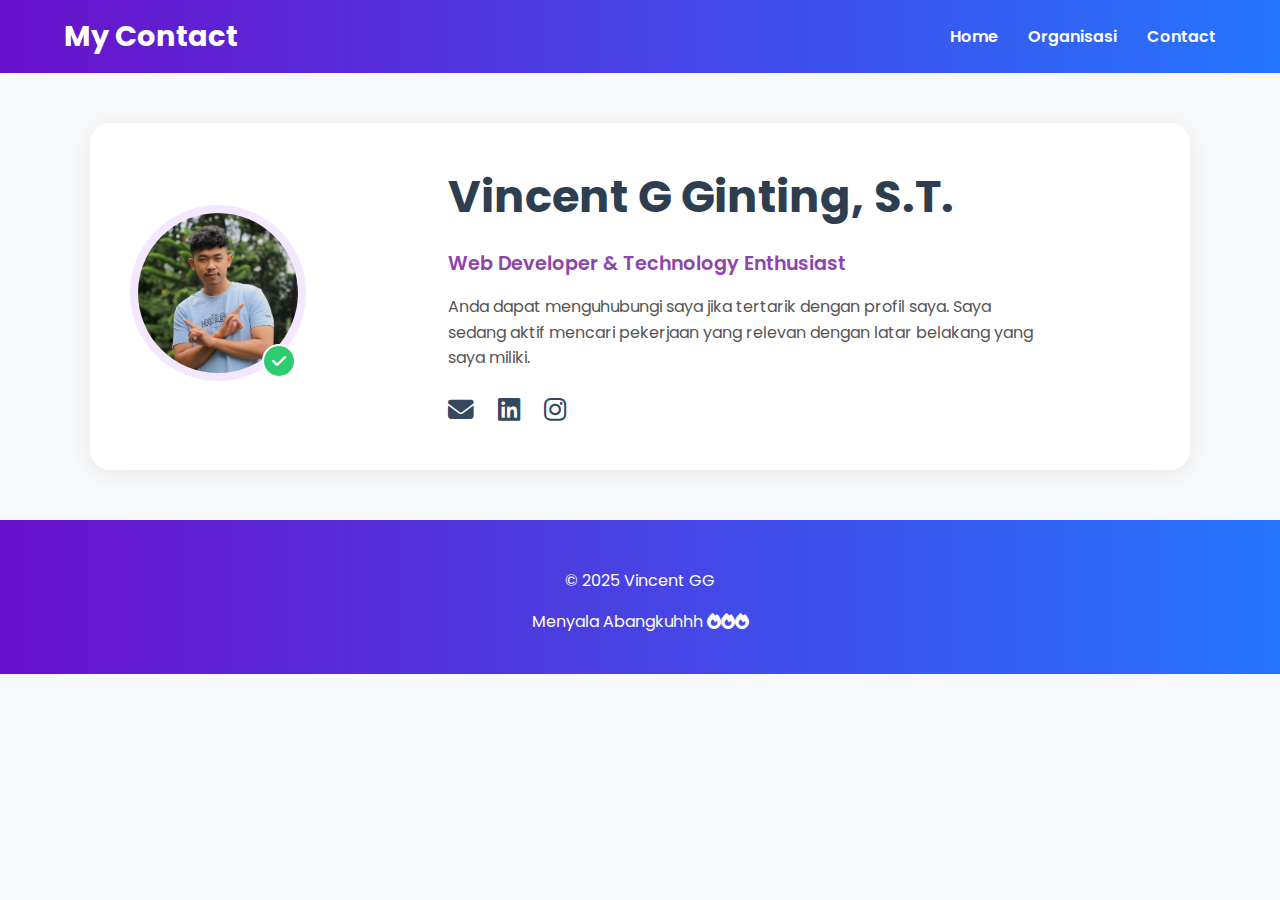
<file: template/kontak.html>
<!DOCTYPE html>
<html lang="id">
<head>
    <meta charset="UTF-8">
    <meta name="viewport" content="width=device-width, initial-scale=1.0">
    <title>Vincent GG</title>

    <link rel="preconnect" href="https://fonts.googleapis.com">
    <link rel="preconnect" href="https://fonts.gstatic.com" crossorigin>
    <link href="https://fonts.googleapis.com/css2?family=Poppins:wght@400;600;700&display=swap" rel="stylesheet">

    <link rel="stylesheet" href="https://cdnjs.cloudflare.com/ajax/libs/font-awesome/6.5.2/css/all.min.css">

    <link rel="stylesheet" href="../styles/main.css">
    
</head>
<body>

    <nav class="main-nav">
        <div class="logo">My Contact</div>
        <ul>
            <li><a href="index.html">Home</a></li>
            <!-- <li><a href="#">About</a></li> -->
            <li><a href="organisasi.html">Organisasi</a></li>
            <li><a href="kontak.html">Contact</a></li>
        </ul>
    </nav>

    <div class="container">
        <section class="profile-section">
            <div class="profile-pic-wrapper">
                <img src="../media/profil2.jpg" alt="Foto Profil" class="profile-pic">
                <div class="verified-badge"><i class="fas fa-check"></i></div>
            </div>
            <div class="profile-info">
                <h1>Vincent G Ginting, S.T.</h1>
                <p class="title">Web Developer & Technology Enthusiast</p>
                <p class="bio">Anda dapat menguhubungi saya jika tertarik dengan profil saya. Saya sedang aktif mencari pekerjaan yang relevan dengan latar belakang yang saya miliki.</p>
                
                <div class="social-links">
                    <a href="https://mail.google.com/mail/?view=cm&to=centgint@gmail.com" target="_blank" title="Email"><i class="fas fa-envelope"></i></a>
                    <a href="https://www.linkedin.com/in/vincent-gg-16306921b?utm_source=share&utm_campaign=share_via&utm_content=profile&utm_medium=android_app" target="_blank" title="LinkedIn"><i class="fab fa-linkedin"></i></a>
                    <a href="https://www.instagram.com/ryvinc22?igsh=MXFrZTBlMTgxNXc2dA==" title="Instagram"><i class="fab fa-instagram"></i></a>
                </div>
            </div>
        </section>
    </div>

    <footer class="main-footer">
        <p>&copy; 2025 Vincent GG</p>
        <p>Menyala Abangkuhhh <i class="fas fa-fire"></i><i class="fas fa-fire"></i><i class="fas fa-fire"></i></p>
    </footer>   
</body>
</html>
</file>
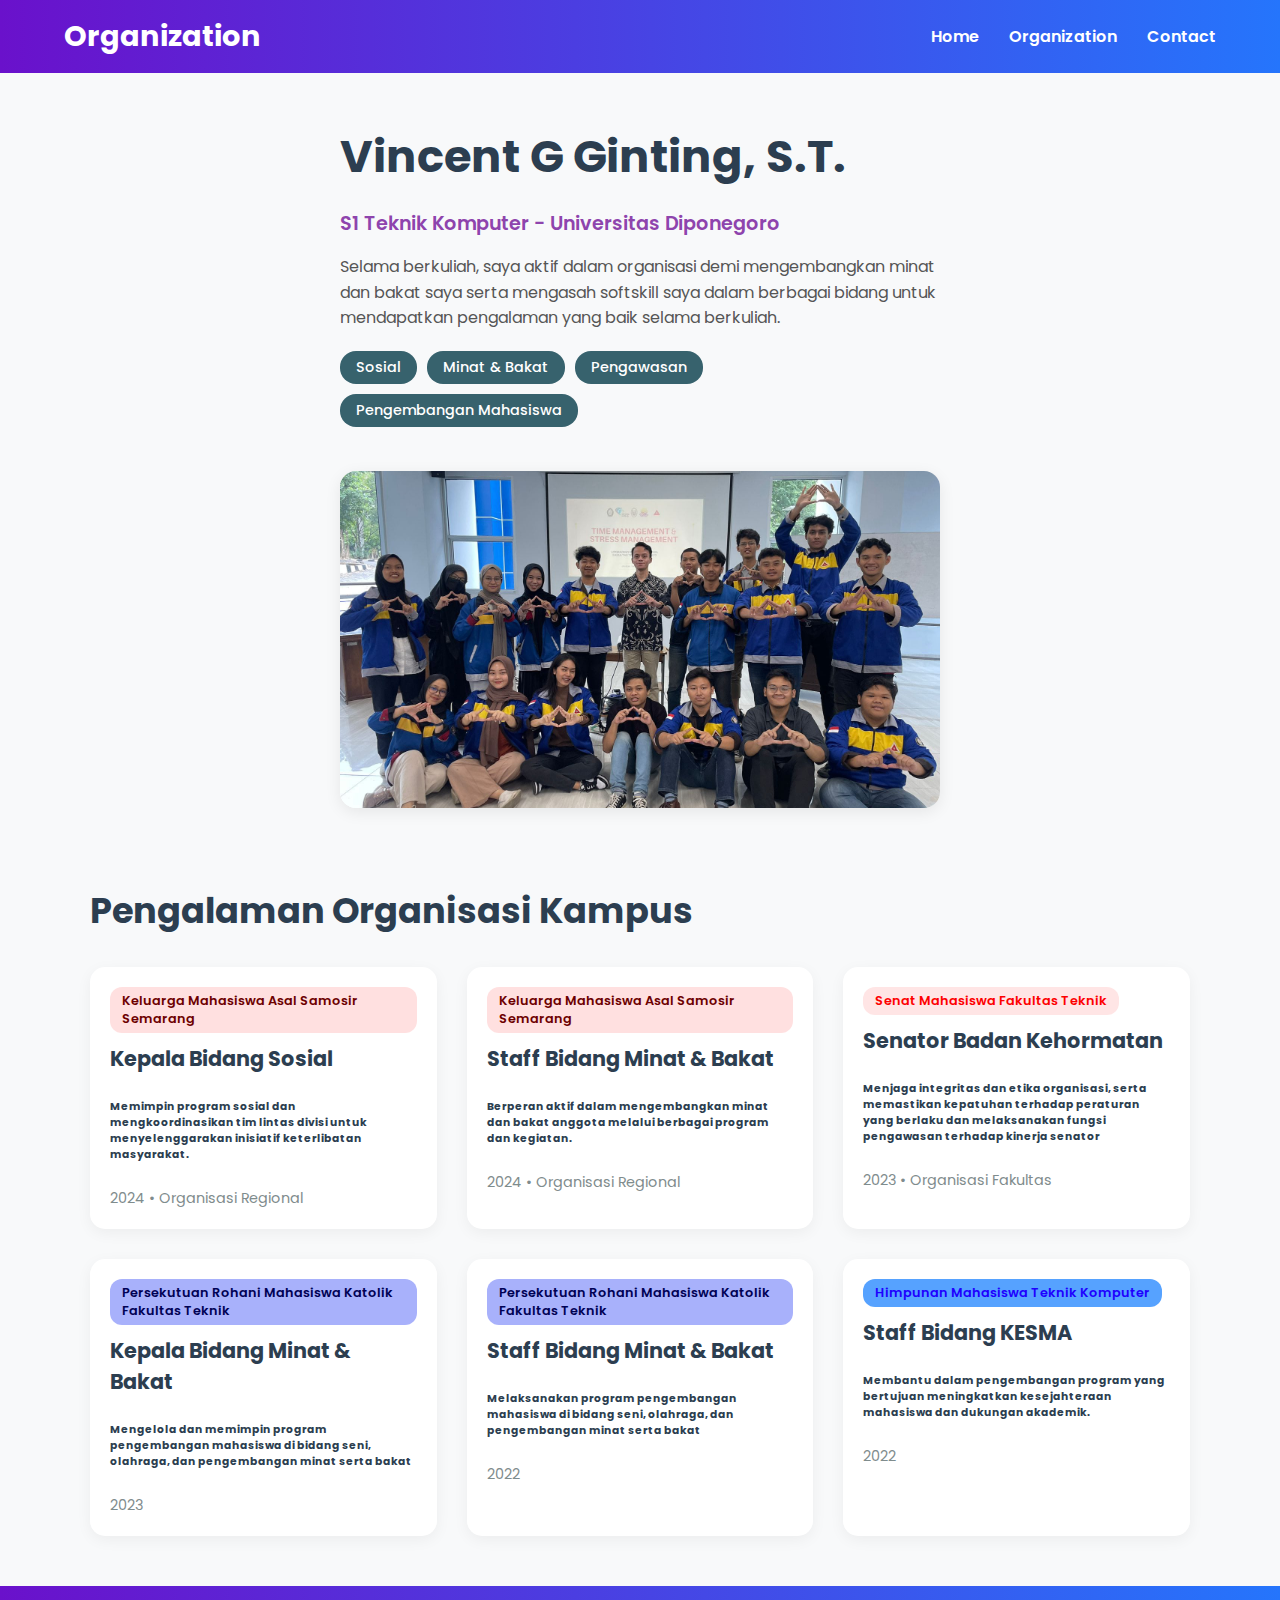
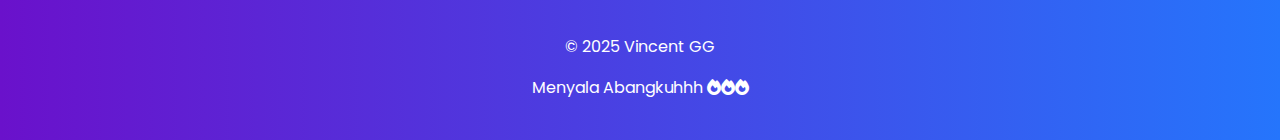
<file: template/organisasi.html>
<!DOCTYPE html>
<html lang="id">
<head>
    <meta charset="UTF-8">
    <meta name="viewport" content="width=device-width, initial-scale=1.0">
    <title>Vincent GG</title>

    <link rel="preconnect" href="https://fonts.googleapis.com">
    <link rel="preconnect" href="https://fonts.gstatic.com" crossorigin>
    <link href="https://fonts.googleapis.com/css2?family=Poppins:wght@400;600;700&display=swap" rel="stylesheet">

    <link rel="stylesheet" href="https://cdnjs.cloudflare.com/ajax/libs/font-awesome/6.5.2/css/all.min.css">

    <link rel="stylesheet" href="../styles/main.css">
    
</head>
<body>

    <nav class="main-nav">
        <div class="logo">Organization</div>
        <ul>
            <li><a href="index.html">Home</a></li>
            <!-- <li><a href="#">About</a></li> -->
            <li><a href="organisasi.html">Organization</a></li>
            <li><a href="kontak.html">Contact</a></li>
        </ul>
    </nav>

    <div class="container">
        <section class="profile-section-banner">
            <div class="profile-info">
                <h1>Vincent G Ginting, S.T.</h1>
                <p class="title">S1 Teknik Komputer - Universitas Diponegoro</p>
                <p class="bio">Selama berkuliah, saya aktif dalam organisasi demi mengembangkan minat dan bakat saya serta mengasah softskill saya dalam berbagai bidang untuk mendapatkan pengalaman yang baik selama berkuliah.</p>
                <div class="skills-pills">  
                    <span class="skill-pill organisasi">Sosial</span>
                    <span class="skill-pill organisasi">Minat & Bakat</span>
                    <span class="skill-pill organisasi">Pengawasan</span>
                    <span class="skill-pill organisasi">Pengembangan Mahasiswa</span>
                </div>
            </div>
            <div class="profile-pic-wrapper banner-style">
                <div class="slider">
                    <img src="../media/senat.jpg" alt="Foto 1" class="slide active">
                    <img src="../media/kma.jpg" alt="Foto 2" class="slide">
                    <img src="../media/kma2.jpg" alt="Foto 3" class="slide">
                    <img src="../media/prmk.jpg" alt="Foto 4" class="slide">
                </div>
            </div>
        </section>

        <section class="latest-posts">
            <div class="posts-header">
                <h2>Pengalaman Organisasi Kampus</h2>
            </div>
            <div class="posts-grid">
                <article class="post-card">
                    <div class="card-content">
                        <span class="card-tag tag-kma">Keluarga Mahasiswa Asal Samosir Semarang</span>
                        <h3>Kepala Bidang Sosial</h3>
                        <h6>Memimpin program sosial dan mengkoordinasikan tim lintas divisi untuk menyelenggarakan inisiatif keterlibatan masyarakat.</h6>
                        <div class="card-meta">
                            <span>2024</span> &bull; <span>Organisasi Regional</span>
                        </div>
                    </div>
                </article>
                <article class="post-card">
                    <div class="card-content">
                        <span class="card-tag tag-kma">Keluarga Mahasiswa Asal Samosir Semarang</span>
                        <h3>Staff Bidang Minat & Bakat</h3>
                        <h6>Berperan aktif dalam mengembangkan minat dan bakat anggota melalui berbagai program dan kegiatan.</h6>
                        <div class="card-meta">
                            <span>2024</span> &bull; <span>Organisasi Regional</span>
                        </div>
                    </div>
                </article>

                <article class="post-card">
                    <div class="card-content">
                        <span class="card-tag tag-senat">Senat Mahasiswa Fakultas Teknik</span>
                        <h3>Senator Badan Kehormatan</h3>
                        <h6>Menjaga integritas dan etika organisasi, serta memastikan kepatuhan terhadap peraturan yang berlaku dan melaksanakan fungsi pengawasan terhadap kinerja senator</h6>
                         <div class="card-meta">
                            <span>2023</span> &bull; <span>Organisasi Fakultas</span>
                        </div>
                    </div>
                </article>

                <article class="post-card">
                    <div class="card-content">
                        <span class="card-tag tag-prmk">Persekutuan Rohani Mahasiswa Katolik Fakultas Teknik</span>
                        <h3>Kepala Bidang Minat & Bakat</h3>
                        <h6>Mengelola dan memimpin program pengembangan mahasiswa di bidang seni, olahraga, dan pengembangan minat serta bakat</h6>
                        <div class="card-meta">
                            <span>2023</span>
                        </div>
                    </div>
                </article>
                <article class="post-card">
                    <div class="card-content">
                        <span class="card-tag tag-prmk">Persekutuan Rohani Mahasiswa Katolik Fakultas Teknik</span>
                        <h3>Staff Bidang Minat & Bakat</h3>
                        <h6>Melaksanakan program pengembangan mahasiswa di bidang seni, olahraga, dan pengembangan minat serta bakat</h6>
                        <div class="card-meta">
                            <span>2022</span>
                        </div>
                    </div>
                </article>
                <article class="post-card">
                    <div class="card-content">
                        <span class="card-tag tag-kesma">Himpunan Mahasiswa Teknik Komputer</span>
                        <h3>Staff Bidang KESMA</h3>
                        <h6>Membantu dalam pengembangan program yang bertujuan meningkatkan kesejahteraan mahasiswa dan dukungan akademik.</h6>
                        <div class="card-meta">
                            <span>2022</span>
                        </div>
                    </div>
                </article>
            </div>
        </section>
    </div>

    <script>
    let slides = document.querySelectorAll('.slide');
    let current = 0;
    setInterval(() => {
        slides[current].classList.remove('active');
        current = (current + 1) % slides.length;
        slides[current].classList.add('active');
    }, 2000); // Ganti gambar setiap 2 detik
    </script>

    <footer class="main-footer">
        <p>&copy; 2025 Vincent GG</p>
        <p>Menyala Abangkuhhh <i class="fas fa-fire"></i><i class="fas fa-fire"></i><i class="fas fa-fire"></i></p>
    </footer>   
</body>
</html>
</file>
<file: docs/main.css>
:root {
    --gradient-start: #6a11cb;
    --gradient-end: #2575fc;
    --primary-purple: #8e44ad;
    --primary-text: #2c3e50;
    --secondary-text: #555;
    --background-light: #f8f9fa;
    --card-border: #e0e0e0;
    
    /* Warna untuk pil & kartu */
    --js-bg: #fdf2e9;
    --react-bg: #eaf2f8;
    --vue-bg: #e8f8f5;
    --git-bg: #fdedec;
}

html, body {
    height: 100%;
    margin: 0;
    padding: 0;
}
body {
    font-family: 'Poppins', sans-serif;
    background-color: var(--background-light);
    color: var(--primary-text);
    margin: 0;
    padding: 0;
    min-height: 100vh;
    display: flex;
    flex-direction: column;
}

/* --- Navigasi Header --- */
.main-nav {
    background: linear-gradient(90deg, var(--gradient-start), var(--gradient-end));
    padding: 15px 5%;
    display: flex;
    justify-content: space-between;
    align-items: center;
    color: white;
}
.main-nav .logo {
    font-size: 1.8em;
    font-weight: 700;
}
.main-nav ul {
    list-style: none;
    margin: 0;
    padding: 0;
    display: flex;
    gap: 30px;
}
.main-nav a {
    color: white;
    text-decoration: none;
    font-weight: 600;
    transition: opacity 0.3s;
}
.main-nav a:hover {
    opacity: 0.8;
}

.container {
    max-width: 1100px;
    margin: 50px auto;
    padding: 0 20px;
}

/* --- Bagian Profil --- */
.profile-section {
    display: flex;
    align-items: center;
    gap: 40px;
    background-color: white;
    padding: 40px;
    border-radius: 20px;
    box-shadow: 0 4px 25px rgba(0,0,0,0.07);
}

.profile-section-banner {
    display: flex;
    flex-direction: column;
    align-items: center;
    gap: 24px;
}
.profile-pic-wrapper {
    position: relative;
    flex-shrink: 0;
}
.profile-pic-wrapper.banner-style {
    width: 100%;
    max-width: 600px;
    aspect-ratio: 16/9;
    margin: 0 auto 16px auto;
    border-radius: 16px;
    overflow: hidden;
    box-shadow: 0 4px 16px rgba(0,0,0,0.08);
    display: flex;
    align-items: center;
    justify-content: center;
    background: #fff;
}
.profile-pic-wrapper.banner-style .slider {
    width: 100%;
    height: 100%;
    position: relative;
    border-radius: 0;      /* pastikan tidak bulat */
    overflow: hidden;
}
.profile-pic-wrapper.banner-style .slide {
    width: 100%;
    height: 100%;
    object-fit: cover;
    border-radius: 0;
    position: absolute;
    left: 0;
    top: 0;
    opacity: 0;
    transition: opacity 0.7s;
}
.profile-pic-wrapper.banner-style .slide.active {
    opacity: 1;
    z-index: 1;
}
.profile-pic {
    width: 160px;
    height: 160px;
    border-radius: 50%;
    object-fit: cover;
    border: 8px solid #f3e8ff;
}
.verified-badge {
    position: absolute;
    bottom: 10px;
    right: 10px;
    background-color: #2ecc71;
    color: white;
    width: 30px;
    height: 30px;
    border-radius: 50%;
    display: flex;
    align-items: center;
    justify-content: center;
    font-size: 1em;
    border: 2px solid white;
}
.profile-info {
    width: 100%;
    max-width: 600px;
    margin: 0 auto;
}
.profile-info h1 {
    font-size: 2.8em;
    margin: 0 0 5px 0;
    font-weight: 700;
}
.profile-info .title {
    font-size: 1.2em;
    font-weight: 600;
    color: var(--primary-purple);
    margin-bottom: 15px;
}
.profile-info .bio {
    color: var(--secondary-text);
    line-height: 1.6;
    margin-bottom: 20px;
}
.skills-pills {
    display: flex;
    flex-wrap: wrap;
    gap: 10px;
    margin-bottom: 20px;
}
.skill-pill {
    padding: 6px 16px;
    border-radius: 16px;
    font-size: 0.9em;
    font-weight: 500;
}
.skill-pill.django { background: #092e20; color: #fff;}
.skill-pill.python { background: #3776ab; color: #ffffff;}
.skill-pill.mongodb { background: #47a248; color: #fff;}
.skill-pill.php { background: #4c19c3ad; color: #000000;}
.skill-pill.js { background-color: #f5f6ab; color: #000000; }
.skill-pill.git { background-color: #000000; color: #fff; }
.skill-pill.organisasi { background: #37626d; color: #fff;}

.social-links a {
    color: #34495e;
    font-size: 1.6em;
    margin-right: 20px;
    transition: color 0.3s;
}
.social-links a:hover {
    color: var(--primary-purple);
}

/* --- Bagian Postingan Terbaru --- */
.posts-header {
    display: flex;
    justify-content: space-between;
    align-items: center;
    margin-top: 60px;
    margin-bottom: 30px;
}
.posts-header h2 {
    font-size: 2.2em;
    margin: 0;
}
.search-bar {
    background-color: white;
    border: 1px solid var(--card-border);
    border-radius: 20px;
    padding: 8px 15px;
    display: flex;
    align-items: center;
    width: 250px;
}
.search-bar i {
    color: #95a5a6;
    margin-right: 10px;
}
.search-bar input {
    border: none;
    outline: none;
    width: 100%;
    font-family: 'Poppins', sans-serif;
    font-size: 1em;
}

.posts-grid {
    display: grid;
    grid-template-columns: repeat(auto-fit, minmax(300px, 1fr));
    gap: 30px;
}
.post-card {
    background-color: white;
    border-radius: 15px;
    overflow: hidden;
    box-shadow: 0 4px 15px rgba(0,0,0,0.05);
    transition: transform 0.3s, box-shadow 0.3s;
}
.post-card:hover {
    transform: translateY(-5px);
    box-shadow: 0 8px 25px rgba(0,0,0,0.1);
}
.card-banner {
    height: 150px;
    display: flex;
    align-items: center;
    justify-content: center;
    font-size: 4em;
    color: rgba(0,0,0,0.5);
}
.card-banner.c1 { background-color: #fde2e4; }
.card-banner.c2 { background-color: #d6e2f0; }
.card-banner.c3 { background-color: #d1f2eb; }

.card-content {
    padding: 20px;
}
.card-tag {
    display: inline-block;
    padding: 5px 12px;
    border-radius: 12px;
    font-size: 0.8em;
    font-weight: 600;
    margin-bottom: 10px;
}
.tag-kma { background-color: #ffc6c68b; color: #6d0000; }
.tag-senat { background-color: #ffbdbd66; color: #fd0000; }
.tag-prmk { background-color: #8894fabb; color: #000154; }
.tag-kesma { background-color: #0575ffac; color: #1e00ff; }
.tag-experience { background-color: #c7ceea; color: #3d405b; }
.tag-education { background-color: #d1f2eb; color: #006d77; }
.tag-certificate { background-color: #fde2e4; color: #9d0208; }
.tag-course { background-color: #a7ccff; color: #0e0278; }
.tag-coursework { background-color: #c2fce2; color: #147a00; }
.tag-hki { background-color: #feffcf; color: #606200; }

.card-content h3 {
    margin: 0 0 10px 0;
    font-size: 1.3em;
}
.card-meta {
    font-size: 0.9em;
    color: #7f8c8d;
}

.slider:not(.banner-style .slider) {
    border-radius: 50%;
}
.slider {
    position: relative;
    width: 160px;
    height: 160px;
    overflow: hidden;
    border-radius: 50%;
}
.slide {
    position: absolute;
    width: 100%;
    height: 100%;
    object-fit: cover;
    opacity: 0;
    transition: opacity 0.7s;
}
.slide.active {
    opacity: 1;
    z-index: 1;
}

.main-footer {
    margin-top: auto;
    background: linear-gradient(90deg, #6a11cb 0%, #2575fc 100%);
    color: #fff;
    text-align: center;
    padding: 32px 16px 24px 16px;
    margin-top: 48px;
    border-top-left-radius: 0px;
    border-top-right-radius: 0px;
    font-size: 1rem;
}

.main-footer i.fa-fire {
    color: #ff4d6d;
}
</file>
<file: styles/main.css>
:root {
    --gradient-start: #6a11cb;
    --gradient-end: #2575fc;
    --primary-purple: #8e44ad;
    --primary-text: #2c3e50;
    --secondary-text: #555;
    --background-light: #f8f9fa;
    --card-border: #e0e0e0;
    
    /* Warna untuk pil & kartu */
    --js-bg: #fdf2e9;
    --react-bg: #eaf2f8;
    --vue-bg: #e8f8f5;
    --git-bg: #fdedec;
}

body {
    font-family: 'Poppins', sans-serif;
    background-color: var(--background-light);
    color: var(--primary-text);
    margin: 0;
    padding: 0;
}

/* --- Navigasi Header --- */
.main-nav {
    background: linear-gradient(90deg, var(--gradient-start), var(--gradient-end));
    padding: 15px 5%;
    display: flex;
    justify-content: space-between;
    align-items: center;
    color: white;
}
.main-nav .logo {
    font-size: 1.8em;
    font-weight: 700;
}
.main-nav ul {
    list-style: none;
    margin: 0;
    padding: 0;
    display: flex;
    gap: 30px;
}
.main-nav a {
    color: white;
    text-decoration: none;
    font-weight: 600;
    transition: opacity 0.3s;
}
.main-nav a:hover {
    opacity: 0.8;
}

.container {
    max-width: 1100px;
    margin: 50px auto;
    padding: 0 20px;
}

/* --- Bagian Profil --- */
.profile-section {
    display: flex;
    align-items: center;
    gap: 40px;
    background-color: white;
    padding: 40px;
    border-radius: 20px;
    box-shadow: 0 4px 25px rgba(0,0,0,0.07);
}

.profile-section-banner {
    display: flex;
    flex-direction: column;
    align-items: center;
    gap: 24px;
}
.profile-pic-wrapper {
    position: relative;
    flex-shrink: 0;
}
.profile-pic-wrapper.banner-style {
    width: 100%;
    max-width: 600px;
    aspect-ratio: 16/9;
    margin: 0 auto 16px auto;
    border-radius: 16px;
    overflow: hidden;
    box-shadow: 0 4px 16px rgba(0,0,0,0.08);
    display: flex;
    align-items: center;
    justify-content: center;
    background: #fff;
}
.profile-pic-wrapper.banner-style .slider {
    width: 100%;
    height: 100%;
    position: relative;
    border-radius: 0;      /* pastikan tidak bulat */
    overflow: hidden;
}
.profile-pic-wrapper.banner-style .slide {
    width: 100%;
    height: 100%;
    object-fit: cover;
    border-radius: 0;
    position: absolute;
    left: 0;
    top: 0;
    opacity: 0;
    transition: opacity 0.7s;
}
.profile-pic-wrapper.banner-style .slide.active {
    opacity: 1;
    z-index: 1;
}
.profile-pic {
    width: 160px;
    height: 160px;
    border-radius: 50%;
    object-fit: cover;
    border: 8px solid #f3e8ff;
}
.verified-badge {
    position: absolute;
    bottom: 10px;
    right: 10px;
    background-color: #2ecc71;
    color: white;
    width: 30px;
    height: 30px;
    border-radius: 50%;
    display: flex;
    align-items: center;
    justify-content: center;
    font-size: 1em;
    border: 2px solid white;
}
.profile-info {
    width: 100%;
    max-width: 600px;
    margin: 0 auto;
}
.profile-info h1 {
    font-size: 2.8em;
    margin: 0 0 5px 0;
    font-weight: 700;
}
.profile-info .title {
    font-size: 1.2em;
    font-weight: 600;
    color: var(--primary-purple);
    margin-bottom: 15px;
}
.profile-info .bio {
    color: var(--secondary-text);
    line-height: 1.6;
    margin-bottom: 20px;
}
.skills-pills {
    display: flex;
    flex-wrap: wrap;
    gap: 10px;
    margin-bottom: 20px;
}
.skill-pill {
    padding: 6px 16px;
    border-radius: 16px;
    font-size: 0.9em;
    font-weight: 500;
}
.skill-pill.django { background: #092e20; color: #fff;}
.skill-pill.python { background: #3776ab; color: #ffffff;}
.skill-pill.mongodb { background: #47a248; color: #fff;}
.skill-pill.php { background: #4c19c3ad; color: #000000;}
.skill-pill.js { background-color: #f5f6ab; color: #000000; }
.skill-pill.git { background-color: #000000; color: #fff; }
.skill-pill.organisasi { background: #37626d; color: #fff;}

.social-links a {
    color: #34495e;
    font-size: 1.6em;
    margin-right: 20px;
    transition: color 0.3s;
}
.social-links a:hover {
    color: var(--primary-purple);
}

/* --- Bagian Postingan Terbaru --- */
.posts-header {
    display: flex;
    justify-content: space-between;
    align-items: center;
    margin-top: 60px;
    margin-bottom: 30px;
}
.posts-header h2 {
    font-size: 2.2em;
    margin: 0;
}
.search-bar {
    background-color: white;
    border: 1px solid var(--card-border);
    border-radius: 20px;
    padding: 8px 15px;
    display: flex;
    align-items: center;
    width: 250px;
}
.search-bar i {
    color: #95a5a6;
    margin-right: 10px;
}
.search-bar input {
    border: none;
    outline: none;
    width: 100%;
    font-family: 'Poppins', sans-serif;
    font-size: 1em;
}

.posts-grid {
    display: grid;
    grid-template-columns: repeat(auto-fit, minmax(300px, 1fr));
    gap: 30px;
}
.post-card {
    background-color: white;
    border-radius: 15px;
    overflow: hidden;
    box-shadow: 0 4px 15px rgba(0,0,0,0.05);
    transition: transform 0.3s, box-shadow 0.3s;
}
.post-card:hover {
    transform: translateY(-5px);
    box-shadow: 0 8px 25px rgba(0,0,0,0.1);
}
.card-banner {
    height: 150px;
    display: flex;
    align-items: center;
    justify-content: center;
    font-size: 4em;
    color: rgba(0,0,0,0.5);
}
.card-banner.c1 { background-color: #fde2e4; }
.card-banner.c2 { background-color: #d6e2f0; }
.card-banner.c3 { background-color: #d1f2eb; }

.card-content {
    padding: 20px;
}
.card-tag {
    display: inline-block;
    padding: 5px 12px;
    border-radius: 12px;
    font-size: 0.8em;
    font-weight: 600;
    margin-bottom: 10px;
}
.tag-kma { background-color: #ffc6c68b; color: #6d0000; }
.tag-senat { background-color: #ffbdbd66; color: #fd0000; }
.tag-prmk { background-color: #8894fabb; color: #000154; }
.tag-kesma { background-color: #0575ffac; color: #1e00ff; }
.tag-experience { background-color: #c7ceea; color: #3d405b; }
.tag-education { background-color: #d1f2eb; color: #006d77; }
.tag-certificate { background-color: #fde2e4; color: #9d0208; }
.tag-course { background-color: #a7ccff; color: #0e0278; }
.tag-coursework { background-color: #c2fce2; color: #147a00; }
.tag-hki { background-color: #feffcf; color: #606200; }

.card-content h3 {
    margin: 0 0 10px 0;
    font-size: 1.3em;
}
.card-meta {
    font-size: 0.9em;
    color: #7f8c8d;
}

.slider:not(.banner-style .slider) {
    border-radius: 50%;
}
.slider {
    position: relative;
    width: 160px;
    height: 160px;
    overflow: hidden;
    border-radius: 50%;
}
.slide {
    position: absolute;
    width: 100%;
    height: 100%;
    object-fit: cover;
    opacity: 0;
    transition: opacity 0.7s;
}
.slide.active {
    opacity: 1;
    z-index: 1;
}

.main-footer {
    background: linear-gradient(90deg, #6a11cb 0%, #2575fc 100%);
    color: #fff;
    text-align: center;
    padding: 32px 16px 24px 16px;
    margin-top: 48px;
    border-top-left-radius: 0px;
    border-top-right-radius: 0px;
    font-size: 1rem;
}

.main-footer i.fa-heart {
    color: #ff4d6d;
}
</file>
